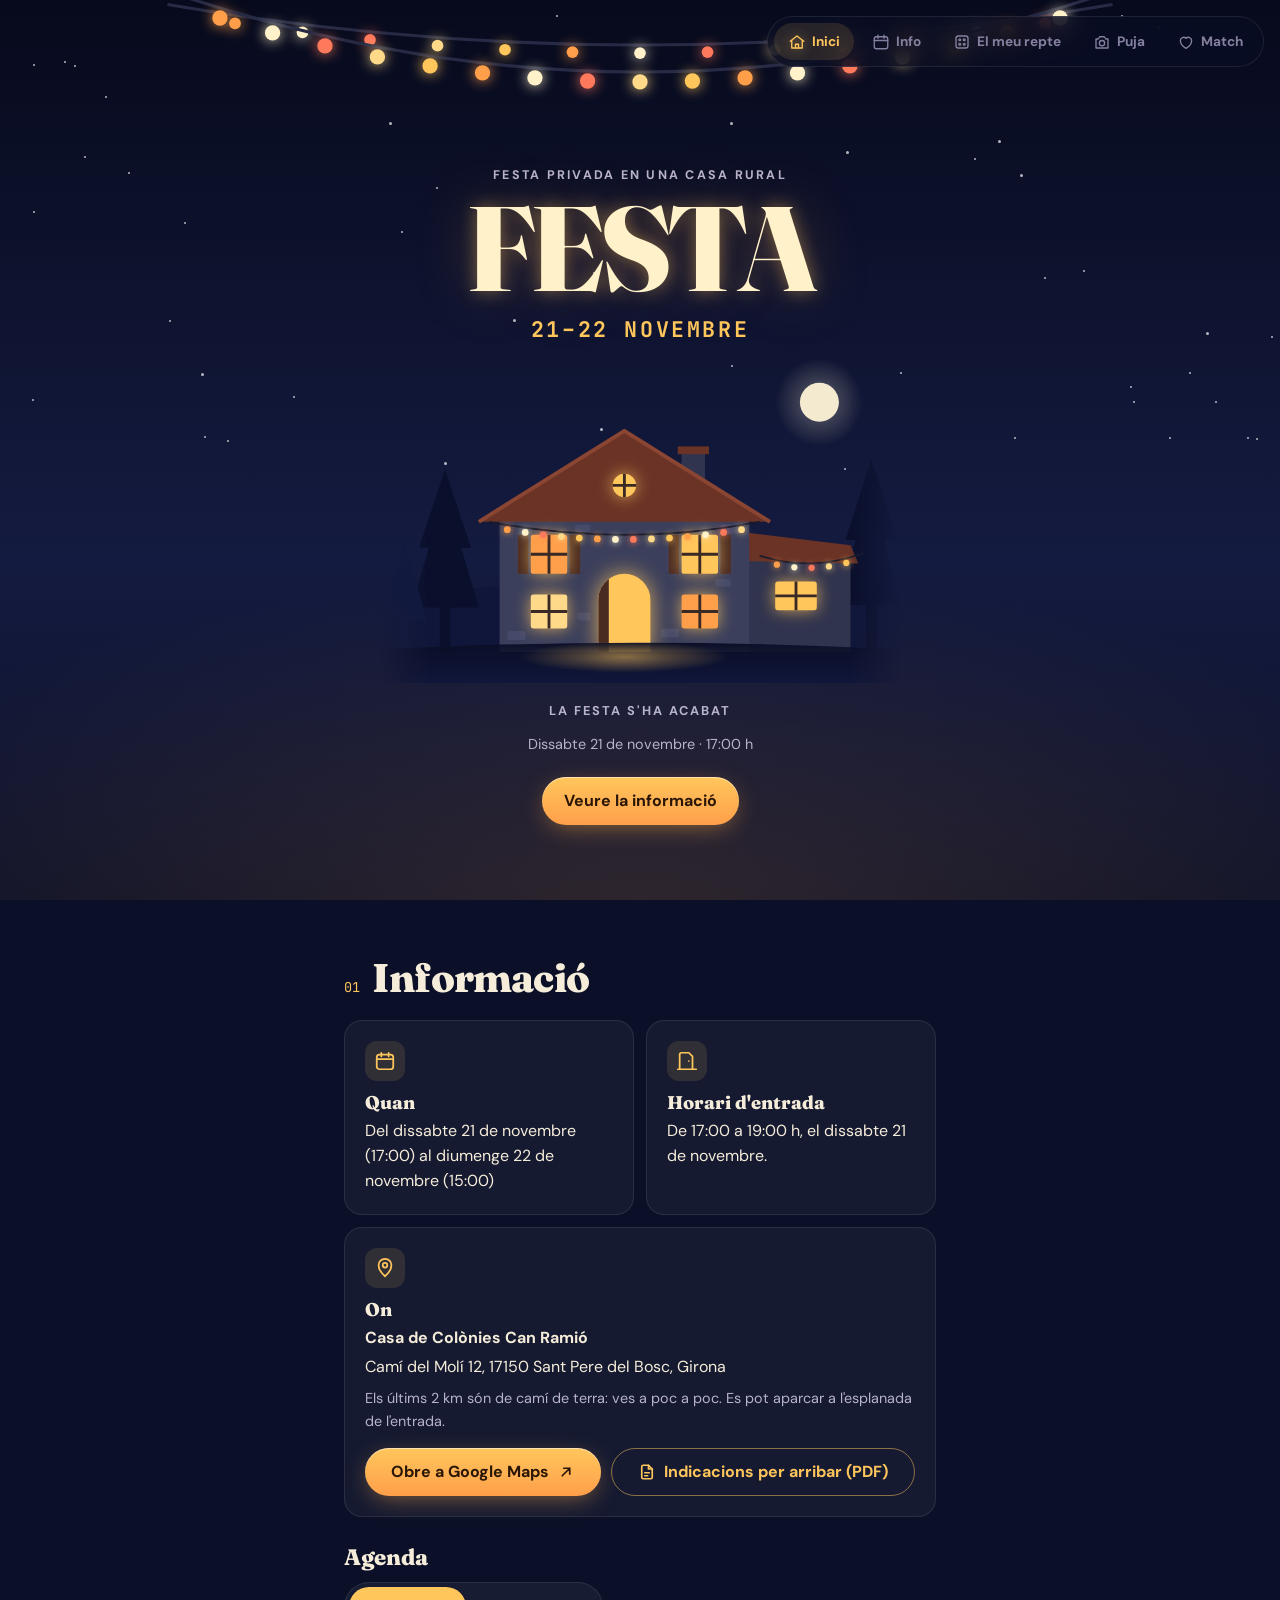
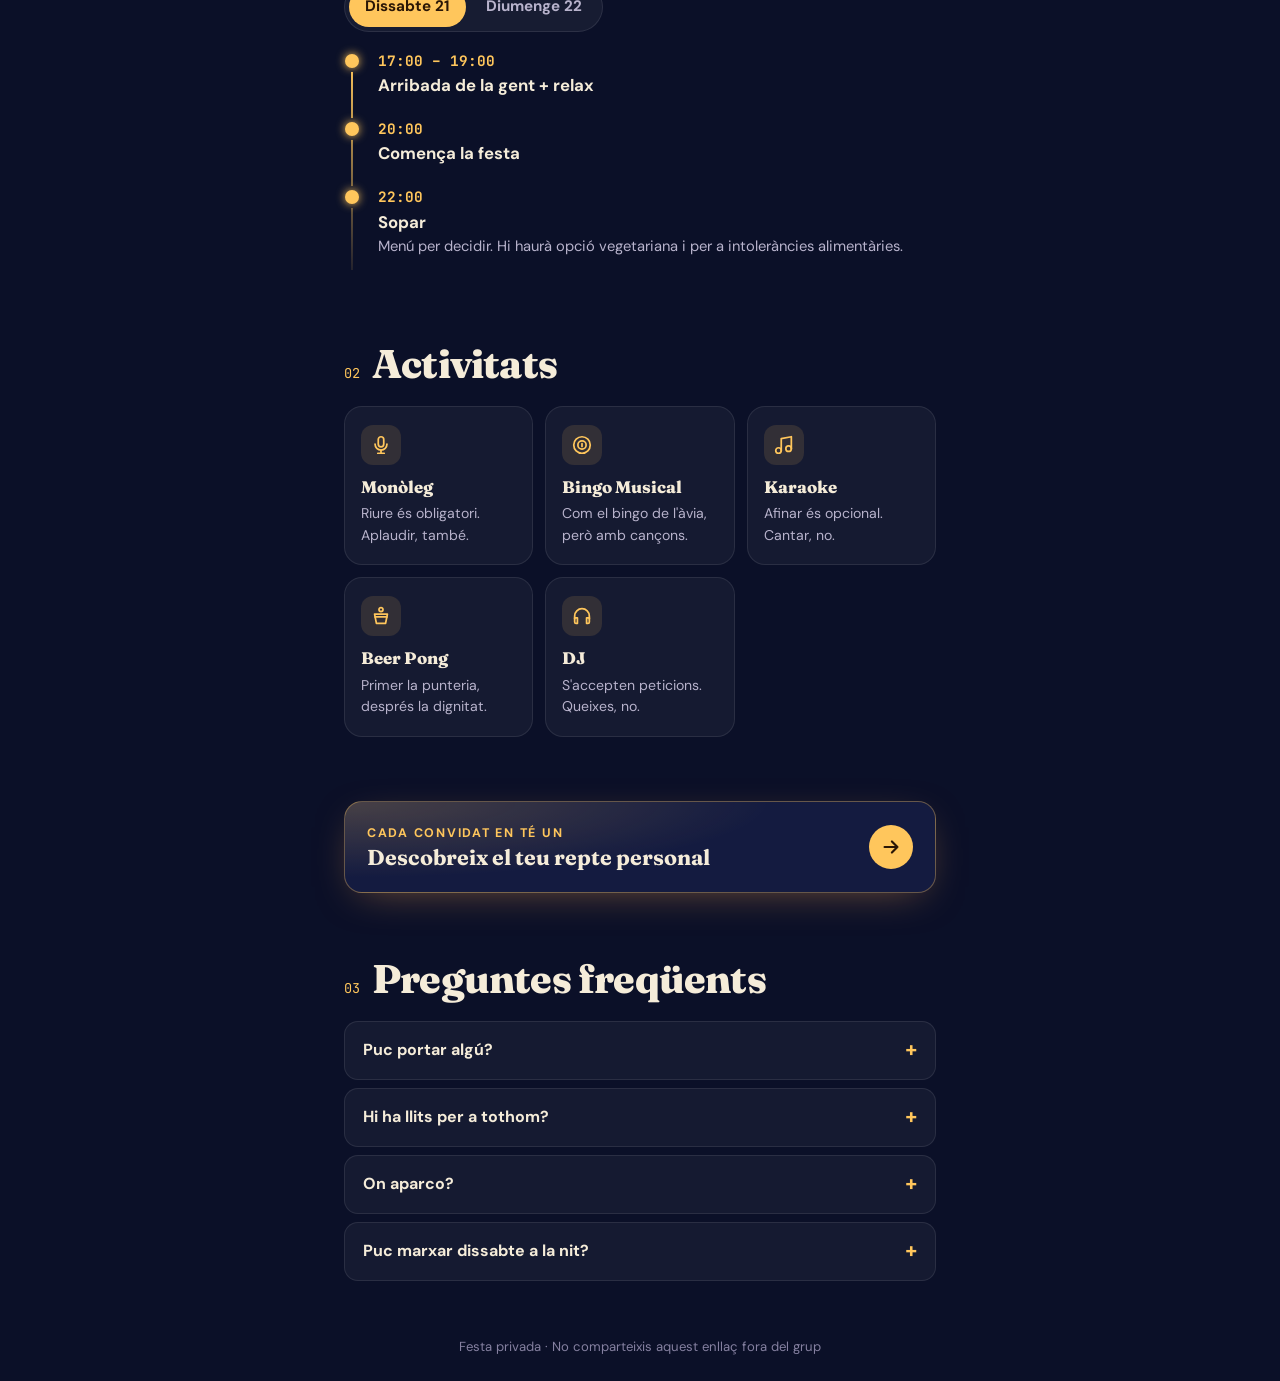
<file: index.html>
<!doctype html>
<html lang="ca">
<head>
  <meta charset="utf-8">
  <meta name="viewport" content="width=device-width, initial-scale=1, viewport-fit=cover">
  <title>FESTA · 21–22 novembre</title>
  <meta name="description" content="Tota la informació de la festa: horaris, ubicació, agenda i el teu repte personal.">
  <meta name="theme-color" content="#0b1028">
  <!-- Fiesta privada: pedimos a los buscadores que no la indexen -->
  <meta name="robots" content="noindex, nofollow">

  <!-- Vista previa al compartir el enlace por WhatsApp -->
  <meta property="og:title" content="FESTA · 21–22 novembre">
  <meta property="og:description" content="Horaris, ubicació, agenda i el teu repte personal.">
  <meta property="og:type" content="website">

  <link rel="icon" href="assets/favicon.svg" type="image/svg+xml">

  <link rel="preconnect" href="https://fonts.googleapis.com">
  <link rel="preconnect" href="https://fonts.gstatic.com" crossorigin>
  <link rel="stylesheet" href="https://fonts.googleapis.com/css2?family=Fraunces:opsz,wght@9..144,600;9..144,800&family=DM+Sans:wght@400;500;700&family=JetBrains+Mono:wght@500;700&display=swap">
  <link rel="stylesheet" href="css/styles.css">

  <!-- Marca que JS está activo: el CSS solo oculta cosas para animarlas si esto existe -->
  <script>document.documentElement.classList.add('js');</script>

  <!-- defer: se descargan en paralelo y se ejecutan EN ORDEN cuando el HTML ya está listo -->
  <script src="data.js" defer></script>
  <script src="js/comun.js" defer></script>
  <script src="js/info.js" defer></script>
</head>
<body>

<a class="saltar" href="#info">Salta a la informació</a>

<main>

  <!-- =================================================== PORTADA -->
  <section id="inicio" class="portada" aria-labelledby="titulo">
    <div class="cielo" aria-hidden="true">
      <div class="estrellas" id="estrellas"></div>
    </div>

    <svg class="guirnalda-top" id="guirnaldaTop" viewBox="0 0 400 70" aria-hidden="true"></svg>

    <div class="portada__texto">
      <p class="portada__etiqueta" data-campo="etiqueta">Festa privada en una casa rural</p>
      <h1 class="portada__titulo" id="titulo" data-campo="nombre" data-nombre>FESTA</h1>
      <p class="portada__sub" data-campo="subtitulo">21–22 NOVEMBRE</p>
    </div>

    <!-- Ilustración de la casa. Las clases (.muro, .ventana...) dan el color desde el CSS -->
    <svg class="casa" viewBox="0 0 400 250" role="img" aria-label="Casa rural de nit amb llums de festa">
      <defs>
        <radialGradient id="luzSuelo" cx="50%" cy="50%" r="50%">
          <stop offset="0" stop-color="#ffc65c" stop-opacity=".45"/>
          <stop offset="1" stop-color="#ffc65c" stop-opacity="0"/>
        </radialGradient>
        <linearGradient id="degradadoSuelo" x1="0" y1="0" x2="0" y2="1">
          <stop offset="0" stop-color="#0a0e26"/>
          <stop offset="1" stop-color="#0a0e26" stop-opacity="0"/>
        </linearGradient>
        <radialGradient id="halo" cx="50%" cy="50%" r="50%">
          <stop offset=".35" stop-color="#fff6d6" stop-opacity=".22"/>
          <stop offset="1" stop-color="#fff6d6" stop-opacity="0"/>
        </radialGradient>
      </defs>

      <!-- luna -->
      <circle cx="338" cy="34" r="34" fill="url(#halo)"/>
      <circle class="luna" cx="338" cy="34" r="15"/>

      <!-- colinas -->
      <path class="colina-lejos" d="M0 196 Q 90 160 190 186 T 400 172 V250 H0 Z"/>

      <!-- árboles -->
      <g class="arbol">
        <rect x="46" y="186" width="8" height="40"/>
        <polygon points="50,104 24,192 76,192"/>
        <polygon points="50,86 30,146 70,146"/>
      </g>
      <g class="arbol arbol--lejos">
        <rect x="16" y="196" width="6" height="30"/>
        <polygon points="19,140 2,202 36,202"/>
      </g>
      <g class="arbol">
        <rect x="374" y="182" width="8" height="44"/>
        <polygon points="378,96 352,190 400,190"/>
        <polygon points="378,78 358,140 398,140"/>
      </g>

      <!-- humo de la chimenea -->
      <g class="humo">
        <circle cx="241" cy="60" r="6"/>
        <circle cx="241" cy="60" r="6"/>
        <circle cx="241" cy="60" r="6"/>
      </g>

      <!-- anexo (cuadra/porche) -->
      <rect class="muro muro--2" x="278" y="150" width="84" height="76"/>
      <polygon class="tejado" points="272,156 280,134 362,144 368,158"/>
      <rect class="ventana" x="304" y="172" width="32" height="22" rx="2"/>
      <path class="marco" d="M320 172 V194 M304 183 H336"/>

      <!-- chimenea -->
      <rect class="muro muro--2" x="232" y="72" width="18" height="40"/>
      <rect class="tejado" x="229" y="68" width="24" height="6"/>

      <!-- casa principal -->
      <rect class="muro" x="92" y="118" width="192" height="108"/>
      <g class="piedras">
        <rect x="98" y="210" width="14" height="7" rx="2"/>
        <rect x="262" y="128" width="16" height="7" rx="2"/>
        <rect x="150" y="128" width="12" height="6" rx="2"/>
        <rect x="216" y="208" width="14" height="7" rx="2"/>
        <rect x="152" y="196" width="10" height="6" rx="2"/>
        <rect x="258" y="170" width="12" height="6" rx="2"/>
      </g>
      <polygon class="tejado" points="76,126 188,56 300,126"/>
      <path class="tejado-borde" d="M76 126 L188 56 L300 126"/>

      <!-- ventanas (brillan) -->
      <circle class="ventana" cx="188" cy="98" r="9"/>
      <path class="marco" d="M188 89 V107 M179 98 H197"/>

      <rect class="contraventana" x="106" y="136" width="8" height="30"/>
      <rect class="contraventana" x="146" y="136" width="8" height="30"/>
      <rect class="ventana ventana--b" x="116" y="136" width="28" height="30" rx="2"/>
      <path class="marco" d="M130 136 V166 M116 151 H144"/>

      <rect class="contraventana" x="222" y="136" width="8" height="30"/>
      <rect class="contraventana" x="262" y="136" width="8" height="30"/>
      <rect class="ventana" x="232" y="136" width="28" height="30" rx="2"/>
      <path class="marco" d="M246 136 V166 M232 151 H260"/>

      <rect class="ventana ventana--c" x="116" y="182" width="28" height="26" rx="2"/>
      <path class="marco" d="M130 182 V208 M116 195 H144"/>
      <rect class="ventana ventana--b" x="232" y="182" width="28" height="26" rx="2"/>
      <path class="marco" d="M246 182 V208 M232 195 H260"/>

      <!-- puerta abierta con luz -->
      <path class="puerta" d="M168 226 V186 A20 20 0 0 1 208 186 V226 Z"/>
      <path class="puerta-hoja" d="M168 226 V186 A20 20 0 0 1 176 170 V226 Z"/>

      <!-- suelo y luz que sale de la puerta -->
      <path fill="url(#degradadoSuelo)" d="M0 224 Q 200 214 400 224 V250 H0 Z"/>
      <ellipse cx="188" cy="230" rx="80" ry="12" fill="url(#luzSuelo)"/>

      <!-- guirnaldas de la casa: las dibuja main.js -->
      <g id="guirnaldaCasa"></g>
    </svg>

    <div class="cuenta" id="cuenta">
      <p class="cuenta__titulo" id="cuentaTitulo">Falten</p>
      <div class="cuenta__cajas" id="cuentaCajas">
        <div class="caja"><span class="caja__num" data-u="d">--</span><span class="caja__lbl">dies</span></div>
        <div class="caja"><span class="caja__num" data-u="h">--</span><span class="caja__lbl">hores</span></div>
        <div class="caja"><span class="caja__num" data-u="m">--</span><span class="caja__lbl">min</span></div>
        <div class="caja"><span class="caja__num" data-u="s">--</span><span class="caja__lbl">seg</span></div>
      </div>
      <p class="cuenta__fecha" id="cuentaFecha"></p>
    </div>

    <a class="btn btn--luz portada__cta" href="#info">Veure la informació</a>
  </section>


  <!-- =================================================== INFORMACIÓN -->
  <section id="info" class="seccion" aria-labelledby="h-info">
    <header class="seccion__cab revelar">
      <p class="seccion__num">01</p>
      <h2 id="h-info">Informació</h2>
    </header>

    <div class="tarjetas">
      <article class="tarjeta revelar">
        <div class="tarjeta__icono" aria-hidden="true">
          <svg viewBox="0 0 24 24"><rect x="3" y="5" width="18" height="16" rx="3"/><path d="M3 10h18M8 3v4M16 3v4"/></svg>
        </div>
        <h3>Quan</h3>
        <p id="infoCuando"></p>
      </article>

      <article class="tarjeta revelar">
        <div class="tarjeta__icono" aria-hidden="true">
          <svg viewBox="0 0 24 24"><path d="M4 21V5a2 2 0 0 1 2-2h8l4 4v14"/><path d="M2 21h20M14 12h.01"/></svg>
        </div>
        <h3>Horari d'entrada</h3>
        <p id="infoEntrada"></p>
        <p class="tarjeta__nota" id="infoEntradaNota"></p>
      </article>

      <article class="tarjeta tarjeta--ancha revelar">
        <div class="tarjeta__icono" aria-hidden="true">
          <svg viewBox="0 0 24 24"><path d="M12 21s-7-6.2-7-12a7 7 0 0 1 14 0c0 5.8-7 12-7 12z"/><circle cx="12" cy="9" r="2.5"/></svg>
        </div>
        <h3>On</h3>
        <p class="lugar__nombre" id="lugarNombre"></p>
        <p id="lugarDireccion"></p>
        <p class="tarjeta__nota" id="lugarIndicaciones"></p>
        <!-- Los dos botones van juntos: apilados en móvil, en fila en pantallas anchas -->
        <div class="tarjeta__botones">
          <a class="btn btn--luz" id="lugarMaps" href="#" target="_blank" rel="noopener">
            Obre a Google Maps
            <svg viewBox="0 0 24 24" aria-hidden="true"><path d="M7 17 17 7M9 7h8v8"/></svg>
          </a>
          <!-- href desde FIESTA.lugar.pdf; si está vacío, info.js oculta el botón -->
          <a class="btn btn--secundario" id="lugarPdf" href="#" target="_blank" rel="noopener" hidden>
            <svg viewBox="0 0 24 24" aria-hidden="true"><path d="M14 3H7a2 2 0 0 0-2 2v14a2 2 0 0 0 2 2h10a2 2 0 0 0 2-2V8z"/><path d="M14 3v5h5M9 13h6M9 17h4"/></svg>
            Indicacions per arribar (PDF)
          </a>
        </div>
      </article>

      <!-- "Què cal portar": oculto mientras FIESTA.mostrarLlevar sea false -->
      <article class="tarjeta tarjeta--ancha revelar" id="tarjetaLlevar">
        <div class="tarjeta__icono" aria-hidden="true">
          <svg viewBox="0 0 24 24"><path d="M6 8h12l-1 13H7L6 8z"/><path d="M9 8V6a3 3 0 0 1 6 0v2"/></svg>
        </div>
        <h3>Què cal portar</h3>
        <ul class="lista-llevar" id="listaLlevar"></ul>
      </article>
    </div>

    <div class="agenda revelar">
      <h3 class="agenda__titulo">Agenda</h3>
      <div class="agenda__tabs" role="tablist" aria-label="Dies" id="agendaTabs"></div>
      <ol class="agenda__lista" id="agendaPanel" role="tabpanel"></ol>
    </div>
  </section>


  <!-- =================================================== ACTIVIDADES
       Sin horas (las horas están en la agenda). Las tarjetas las pinta info.js
       a partir de FIESTA.actividades. -->
  <section id="activitats" class="seccion" aria-labelledby="h-activitats">
    <header class="seccion__cab revelar">
      <p class="seccion__num">02</p>
      <h2 id="h-activitats">Activitats</h2>
    </header>
    <ul class="actividades revelar" id="listaActividades"></ul>
  </section>


  <!-- =================================================== ENLACE AL RETO -->
  <section class="seccion" aria-label="El teu repte">
    <a class="banner-reto revelar" href="reto.html">
      <span class="banner-reto__texto">
        <span class="banner-reto__kicker">Cada convidat en té un</span>
        <strong>Descobreix el teu repte personal</strong>
      </span>
      <svg viewBox="0 0 24 24" aria-hidden="true"><path d="M5 12h14M13 6l6 6-6 6"/></svg>
    </a>
  </section>


  <!-- =================================================== FAQ -->
  <section id="faq" class="seccion" aria-labelledby="h-faq">
    <header class="seccion__cab revelar">
      <p class="seccion__num">03</p>
      <h2 id="h-faq">Preguntes freqüents</h2>
    </header>
    <!-- <details>/<summary>: acordeón nativo del navegador, accesible y sin JS -->
    <div class="faq revelar" id="faqLista"></div>
  </section>

</main>

<footer class="pie">
  <p>Festa privada · No comparteixis aquest enllaç fora del grup</p>
</footer>


<!-- =================================================== MENÚ
     El mismo menú está en index.html, reto.html y match.html (copiado: es HTML estático).
     Si lo cambias aquí, cámbialo también en las otras páginas.
     - Enlaces de ESTA página: href="#seccion"  (solo hace scroll)
     - Enlaces de la otra:     href="reto.html#seccion"  (cambia de página)
     data-seccion = id de la sección que resalta el enlace al hacer scroll. -->
<nav class="nav" aria-label="Menú">
  <a class="nav__item" href="#inicio" data-seccion="inicio">
    <svg viewBox="0 0 24 24" aria-hidden="true"><path d="M3 11 12 4l9 7"/><path d="M5 10v10h14V10"/><path d="M10 20v-5h4v5"/></svg>
    <span>Inici</span>
  </a>
  <a class="nav__item" href="#info" data-seccion="info">
    <svg viewBox="0 0 24 24" aria-hidden="true"><rect x="3" y="5" width="18" height="16" rx="3"/><path d="M3 10h18M8 3v4M16 3v4"/></svg>
    <span>Info</span>
  </a>
  <a class="nav__item" href="reto.html" data-seccion="reto">
    <svg viewBox="0 0 24 24" aria-hidden="true"><rect x="4" y="4" width="16" height="16" rx="3"/><circle cx="9" cy="9" r="1.2"/><circle cx="15" cy="15" r="1.2"/><circle cx="15" cy="9" r="1.2"/><circle cx="9" cy="15" r="1.2"/></svg>
    <span>El meu repte</span>
  </a>
  <a class="nav__item" href="reto.html#subir" data-seccion="subir">
    <svg viewBox="0 0 24 24" aria-hidden="true"><path d="M4 8h3l2-3h6l2 3h3v12H4z"/><circle cx="12" cy="13.5" r="3.5"/></svg>
    <span>Puja</span>
  </a>
  <a class="nav__item nav__item--match" href="match.html" data-seccion="match">
    <!-- Dos iconos: comun.js pone .nav__item--abierto cuando el Match se abre (antes: Sorpresa) -->
    <svg class="nav__icono-sorpresa" viewBox="0 0 24 24" aria-hidden="true"><circle cx="12" cy="12" r="9"/><path d="M9.6 9.4a2.5 2.5 0 1 1 3.4 2.4c-.6.3-1 .8-1 1.5v.6M12 16.8h.01"/></svg>
    <svg class="nav__icono-match" viewBox="0 0 24 24" aria-hidden="true"><path d="M12 20.5s-7.5-4.6-7.5-10.6A4.3 4.3 0 0 1 12 7.2a4.3 4.3 0 0 1 7.5 2.7c0 6-7.5 10.6-7.5 10.6z"/></svg>
    <span class="nav__texto">Sorpresa</span>
  </a>
</nav>

</body>
</html>
</file>
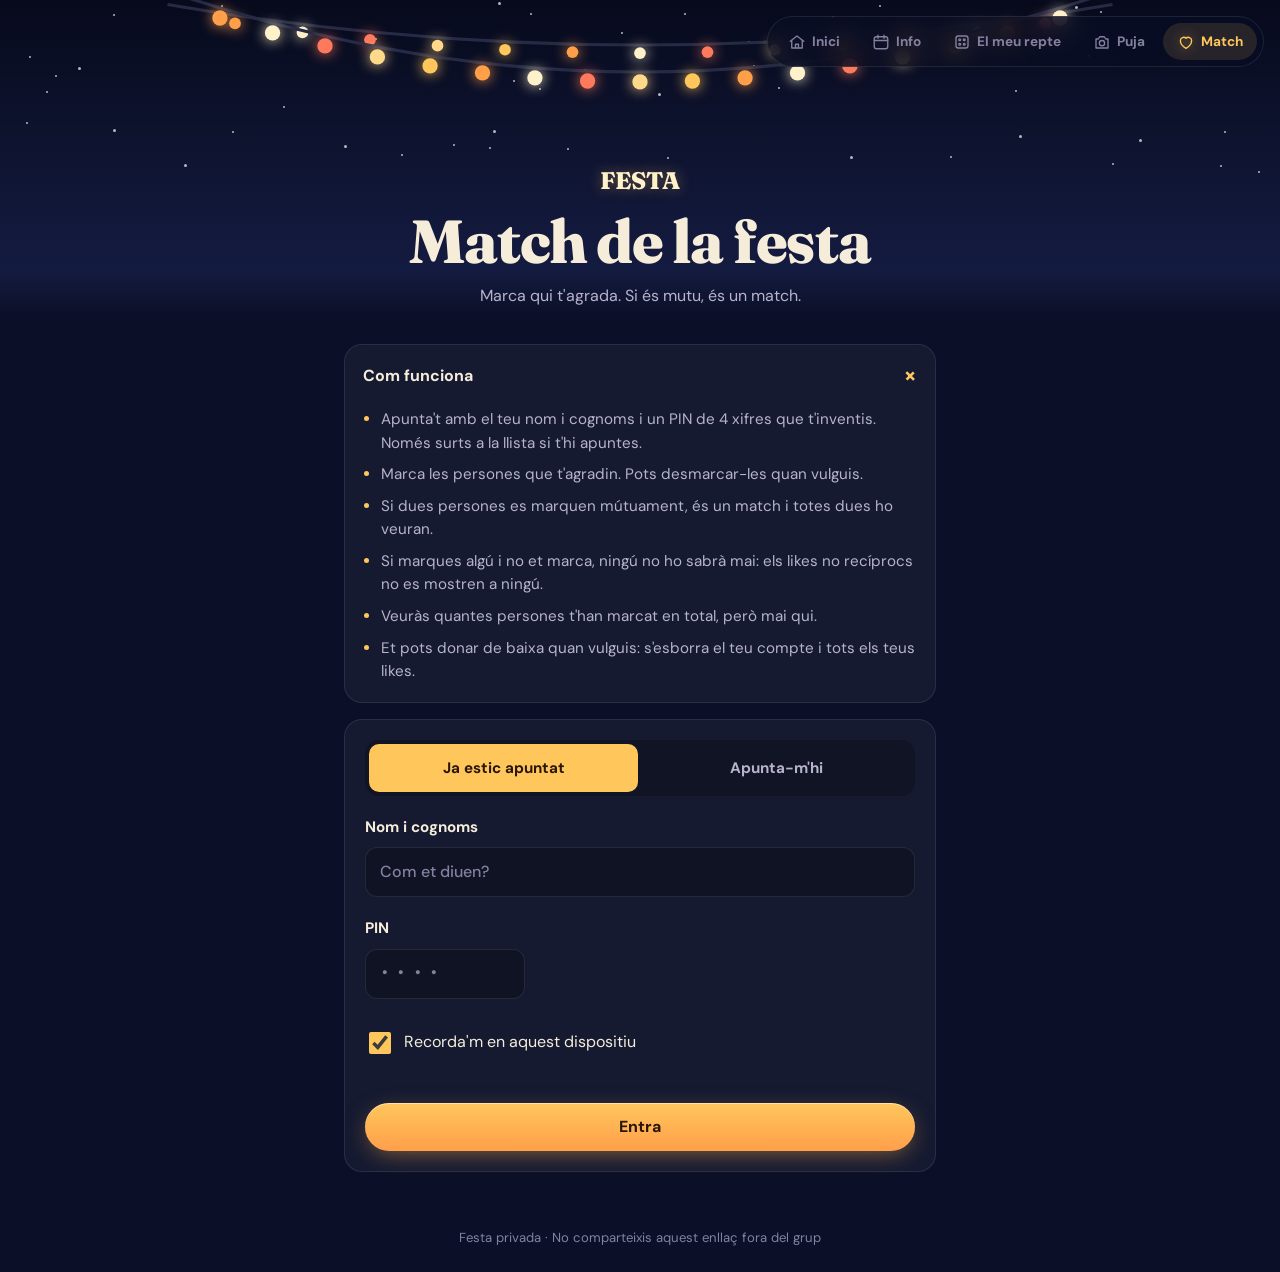
<file: match.html>
<!doctype html>
<html lang="ca">
<head>
  <meta charset="utf-8">
  <meta name="viewport" content="width=device-width, initial-scale=1, viewport-fit=cover">
  <!-- Títulos genéricos: hasta la apertura es una sorpresa (match.js los cambia al abrir).
       Ojo: quien lea el código fuente sí puede saber qué es; lo que de verdad
       impide usarlo antes de hora es el servidor. -->
  <title>Sorpresa · FESTA 21–22 novembre</title>
  <meta name="description" content="Una sorpresa per a la festa.">
  <meta name="theme-color" content="#0b1028">
  <meta name="robots" content="noindex, nofollow">

  <meta property="og:title" content="Sorpresa · FESTA 21–22 novembre">
  <meta property="og:description" content="Una sorpresa per a la festa.">
  <meta property="og:type" content="website">

  <link rel="icon" href="assets/favicon.svg" type="image/svg+xml">

  <link rel="preconnect" href="https://fonts.googleapis.com">
  <link rel="preconnect" href="https://fonts.gstatic.com" crossorigin>
  <link rel="stylesheet" href="https://fonts.googleapis.com/css2?family=Fraunces:opsz,wght@9..144,600;9..144,800&family=DM+Sans:wght@400;500;700&family=JetBrains+Mono:wght@500;700&display=swap">
  <link rel="stylesheet" href="css/styles.css">

  <script>document.documentElement.classList.add('js');</script>

  <!-- Orden: datos → almacenamiento → común → demo (solo se usa en pruebas) → match -->
  <script src="data.js" defer></script>
  <script src="js/storage.js" defer></script>
  <script src="js/comun.js" defer></script>
  <script src="js/match-demo.js" defer></script>
  <script src="js/match.js" defer></script>
</head>
<body>

<a class="saltar" href="#match">Salta al contingut</a>

<!-- =================================================== CABECERA -->
<header class="cabecera">
  <div class="cielo" aria-hidden="true"><div class="estrellas" id="estrellas"></div></div>
  <svg class="guirnalda-top" id="guirnaldaTop" viewBox="0 0 400 70" aria-hidden="true"></svg>

  <a class="cabecera__marca" href="index.html" data-campo="nombre" data-nombre>FESTA</a>
  <!-- Textos de FIESTA.match (sorpresa.* mientras está cerrado; titulo/subtitulo al abrir) -->
  <h1 class="cabecera__titulo" id="titulo">Sorpresa</h1>
  <p class="cabecera__texto" id="subtitulo"></p>
</header>

<main>
  <section id="match" class="seccion seccion--match" aria-labelledby="h-match">
    <h2 class="sr-only" id="h-match">Sorpresa</h2>

    <!-- ============ Cerrado: sorpresa con cuenta atrás ============ -->
    <div class="sorpresa" id="vistaSorpresa" hidden>
      <div class="sorpresa__icono" aria-hidden="true">
        <svg class="sorpresa__interrogante" viewBox="0 0 24 24"><circle cx="12" cy="12" r="9"/><path d="M9.6 9.4a2.5 2.5 0 1 1 3.4 2.4c-.6.3-1 .8-1 1.5v.6M12 16.8h.01"/></svg>
        <svg class="sorpresa__despues sorpresa__cor" viewBox="0 0 24 24"><path d="M12 20.5s-7.5-4.6-7.5-10.6A4.3 4.3 0 0 1 12 7.2a4.3 4.3 0 0 1 7.5 2.7c0 6-7.5 10.6-7.5 10.6z"/></svg>
      </div>
      <p class="sorpresa__mensaje" id="sorpresaMensaje"></p>
      <div class="cuenta sorpresa__cuenta" id="sorpresaCuenta">
        <p class="cuenta__titulo">S'obre d'aquí a</p>
        <div class="cuenta__cajas">
          <div class="caja"><span class="caja__num" data-u="d">--</span><span class="caja__lbl">dies</span></div>
          <div class="caja"><span class="caja__num" data-u="h">--</span><span class="caja__lbl">hores</span></div>
          <div class="caja"><span class="caja__num" data-u="m">--</span><span class="caja__lbl">min</span></div>
          <div class="caja"><span class="caja__num" data-u="s">--</span><span class="caja__lbl">seg</span></div>
        </div>
        <p class="cuenta__fecha" id="sorpresaFecha"></p>
      </div>
      <p class="sorpresa__espera" id="sorpresaEspera" role="status" hidden></p>
    </div>

    <p class="aviso aviso--demo" id="avisoDemo" hidden>
      <strong>Mode de prova:</strong> dades simulades en aquest navegador, no s'envia res.
    </p>
    <p class="aviso aviso--error" id="avisoConfig" hidden>
      El Match encara no està configurat. Torna-ho a provar més tard.
    </p>

    <!-- Cómo funciona: los párrafos salen de FIESTA.match.explicacion -->
    <details class="como tarjeta" id="como" open hidden>
      <summary>Com funciona</summary>
      <ul class="como__lista" id="comoLista"></ul>
    </details>

    <!-- ============ Sin sesión: entrar o registrarse ============ -->
    <div class="acceso tarjeta" id="vistaAcceso" hidden>
      <div class="pestanas" role="tablist" aria-label="Accés">
        <button class="pestanas__btn" type="button" role="tab" id="tabEntrar"
                aria-selected="true" aria-controls="formAcceso">Ja estic apuntat</button>
        <button class="pestanas__btn" type="button" role="tab" id="tabRegistro"
                aria-selected="false" aria-controls="formAcceso" tabindex="-1">Apunta-m'hi</button>
      </div>

      <form class="form" id="formAcceso" role="tabpanel" novalidate>
        <div class="campo">
          <label class="campo__label" for="campoNombre">Nom i cognoms</label>
          <input class="campo__input" id="campoNombre" type="text" autocomplete="name"
                 maxlength="40" placeholder="Com et diuen?" required>
          <p class="campo__ayuda" id="ayudaNombre" hidden>Posa el nom amb què et coneix la gent: és el que veuran els altres.</p>
        </div>

        <div class="campo">
          <label class="campo__label" for="campoPin" id="lblPin">PIN</label>
          <!-- type=password + inputmode=numeric: puntos en pantalla y teclado numérico en el móvil -->
          <input class="campo__input campo__input--pin" id="campoPin" type="password" inputmode="numeric"
                 pattern="[0-9]*" maxlength="4" autocomplete="current-password" placeholder="••••" required>
        </div>

        <div class="campo" id="campoPin2Caja" hidden>
          <label class="campo__label" for="campoPin2">Repeteix el PIN</label>
          <input class="campo__input campo__input--pin" id="campoPin2" type="password" inputmode="numeric"
                 pattern="[0-9]*" maxlength="4" autocomplete="new-password" placeholder="••••">
          <p class="campo__ayuda">Inventa't 4 xifres i recorda-les: les necessitaràs per tornar a entrar.</p>
        </div>

        <label class="check">
          <input type="checkbox" id="campoRecordar" checked>
          <span>Recorda'm en aquest dispositiu</span>
        </label>

        <button class="btn btn--luz form__enviar" type="submit" id="btnAcceso">Entra</button>
        <p class="mensaje mensaje--error" id="errorAcceso" role="alert" hidden></p>
        <p class="mensaje mensaje--ok" id="okAcceso" role="status" hidden></p>
      </form>
    </div>

    <!-- ============ Con sesión ============ -->
    <div class="dentro" id="vistaDentro" hidden>
      <div class="hola">
        <p class="hola__texto">Hola, <strong id="miNombre"></strong></p>
        <button class="btn-enlace" type="button" id="btnSalir">Surt</button>
      </div>

      <!-- Likes recibidos: solo el número total (textos en FIESTA.match.recibidos).
           Se pinta al entrar o recargar, no con la consulta periódica. -->
      <div class="tarjeta recibidos" id="recibidos" hidden>
        <h3 id="recibidosTitulo">Likes rebuts</h3>
        <p class="recibidos__valor" id="recibidosValor"></p>
        <p class="recibidos__nota" id="recibidosNota"></p>
      </div>

      <!-- Mis matches (solo recíprocos) -->
      <div class="tarjeta mis-matches">
        <h3>Els teus matches</h3>
        <p class="mis-matches__nota" id="notaMatches"></p>
        <ul class="mis-matches__lista" id="listaMatches"></ul>
      </div>

      <!-- Participantes -->
      <div class="participantes">
        <div class="participantes__cab">
          <h3>Qui s'hi ha apuntat</h3>
          <p class="participantes__cuenta" id="cuenta"></p>
        </div>
        <label class="sr-only" for="buscar">Busca un nom</label>
        <input class="campo__input" id="buscar" type="search" placeholder="Busca un nom…" autocomplete="off">
        <ul class="personas" id="listaPersonas" aria-live="off"></ul>
        <p class="participantes__vacio" id="sinPersonas" hidden></p>
        <p class="mensaje mensaje--error" id="errorDentro" role="alert" hidden></p>
      </div>

      <button class="btn btn--peligro baja" type="button" id="btnBaja">Dona'm de baixa</button>
    </div>

    <p class="cargando" id="cargando" hidden>Carregant…</p>

    <p class="aviso aviso--error" id="avisoAlmacen" hidden>
      El teu navegador no deixa desar dades (mode incògnit?). Hauràs d'entrar amb el PIN cada vegada.
    </p>
  </section>
</main>

<footer class="pie">
  <p>Festa privada · No comparteixis aquest enllaç fora del grup</p>
</footer>

<!-- Confirmación de baja (mismo patrón que reto.html) -->
<dialog class="dialogo" id="dialogoBaja" aria-labelledby="bajaTitulo" aria-describedby="bajaTexto">
  <form method="dialog">
    <p class="dialogo__titulo" id="bajaTitulo">Segur?</p>
    <p class="dialogo__texto" id="bajaTexto">S'esborraran el teu compte i tots els teus likes. No es pot desfer.</p>
    <div class="dialogo__botones">
      <button class="btn btn--secundario" value="no">Cancel·la</button>
      <button class="btn btn--peligro" value="si">Sí, esborra-ho</button>
    </div>
  </form>
</dialog>

<!-- Animación de match a pantalla completa -->
<div class="pantalla-match" id="pantallaMatch" role="dialog" aria-modal="true" aria-labelledby="pmTitulo" hidden>
  <div class="pantalla-match__caja">
    <div class="pantalla-match__cor" aria-hidden="true">
      <svg viewBox="0 0 24 24"><path d="M12 20.5s-7.5-4.6-7.5-10.6A4.3 4.3 0 0 1 12 7.2a4.3 4.3 0 0 1 7.5 2.7c0 6-7.5 10.6-7.5 10.6z"/></svg>
    </div>
    <p class="pantalla-match__titulo" id="pmTitulo">És un <span class="junto">match! 🎉</span></p>
    <p class="pantalla-match__texto">Tu i <strong id="pmNombre"></strong> us heu marcat mútuament.</p>
    <button class="btn btn--luz" type="button" id="pmCerrar">Genial</button>
  </div>
</div>

<div class="confeti" id="confeti" aria-hidden="true"></div>


<!-- =================================================== MENÚ
     Mismo menú que en index.html y reto.html. Si lo cambias aquí, cámbialo también allí. -->
<nav class="nav" aria-label="Menú">
  <a class="nav__item" href="index.html" data-seccion="inicio">
    <svg viewBox="0 0 24 24" aria-hidden="true"><path d="M3 11 12 4l9 7"/><path d="M5 10v10h14V10"/><path d="M10 20v-5h4v5"/></svg>
    <span>Inici</span>
  </a>
  <a class="nav__item" href="index.html#info" data-seccion="info">
    <svg viewBox="0 0 24 24" aria-hidden="true"><rect x="3" y="5" width="18" height="16" rx="3"/><path d="M3 10h18M8 3v4M16 3v4"/></svg>
    <span>Info</span>
  </a>
  <a class="nav__item" href="reto.html" data-seccion="reto">
    <svg viewBox="0 0 24 24" aria-hidden="true"><rect x="4" y="4" width="16" height="16" rx="3"/><circle cx="9" cy="9" r="1.2"/><circle cx="15" cy="15" r="1.2"/><circle cx="15" cy="9" r="1.2"/><circle cx="9" cy="15" r="1.2"/></svg>
    <span>El meu repte</span>
  </a>
  <a class="nav__item" href="reto.html#subir" data-seccion="subir">
    <svg viewBox="0 0 24 24" aria-hidden="true"><path d="M4 8h3l2-3h6l2 3h3v12H4z"/><circle cx="12" cy="13.5" r="3.5"/></svg>
    <span>Puja</span>
  </a>
  <a class="nav__item nav__item--match" href="#match" data-seccion="match">
    <!-- Dos iconos: comun.js pone .nav__item--abierto cuando el Match se abre (antes: Sorpresa) -->
    <svg class="nav__icono-sorpresa" viewBox="0 0 24 24" aria-hidden="true"><circle cx="12" cy="12" r="9"/><path d="M9.6 9.4a2.5 2.5 0 1 1 3.4 2.4c-.6.3-1 .8-1 1.5v.6M12 16.8h.01"/></svg>
    <svg class="nav__icono-match" viewBox="0 0 24 24" aria-hidden="true"><path d="M12 20.5s-7.5-4.6-7.5-10.6A4.3 4.3 0 0 1 12 7.2a4.3 4.3 0 0 1 7.5 2.7c0 6-7.5 10.6-7.5 10.6z"/></svg>
    <span class="nav__texto">Sorpresa</span>
  </a>
</nav>

</body>
</html>
</file>
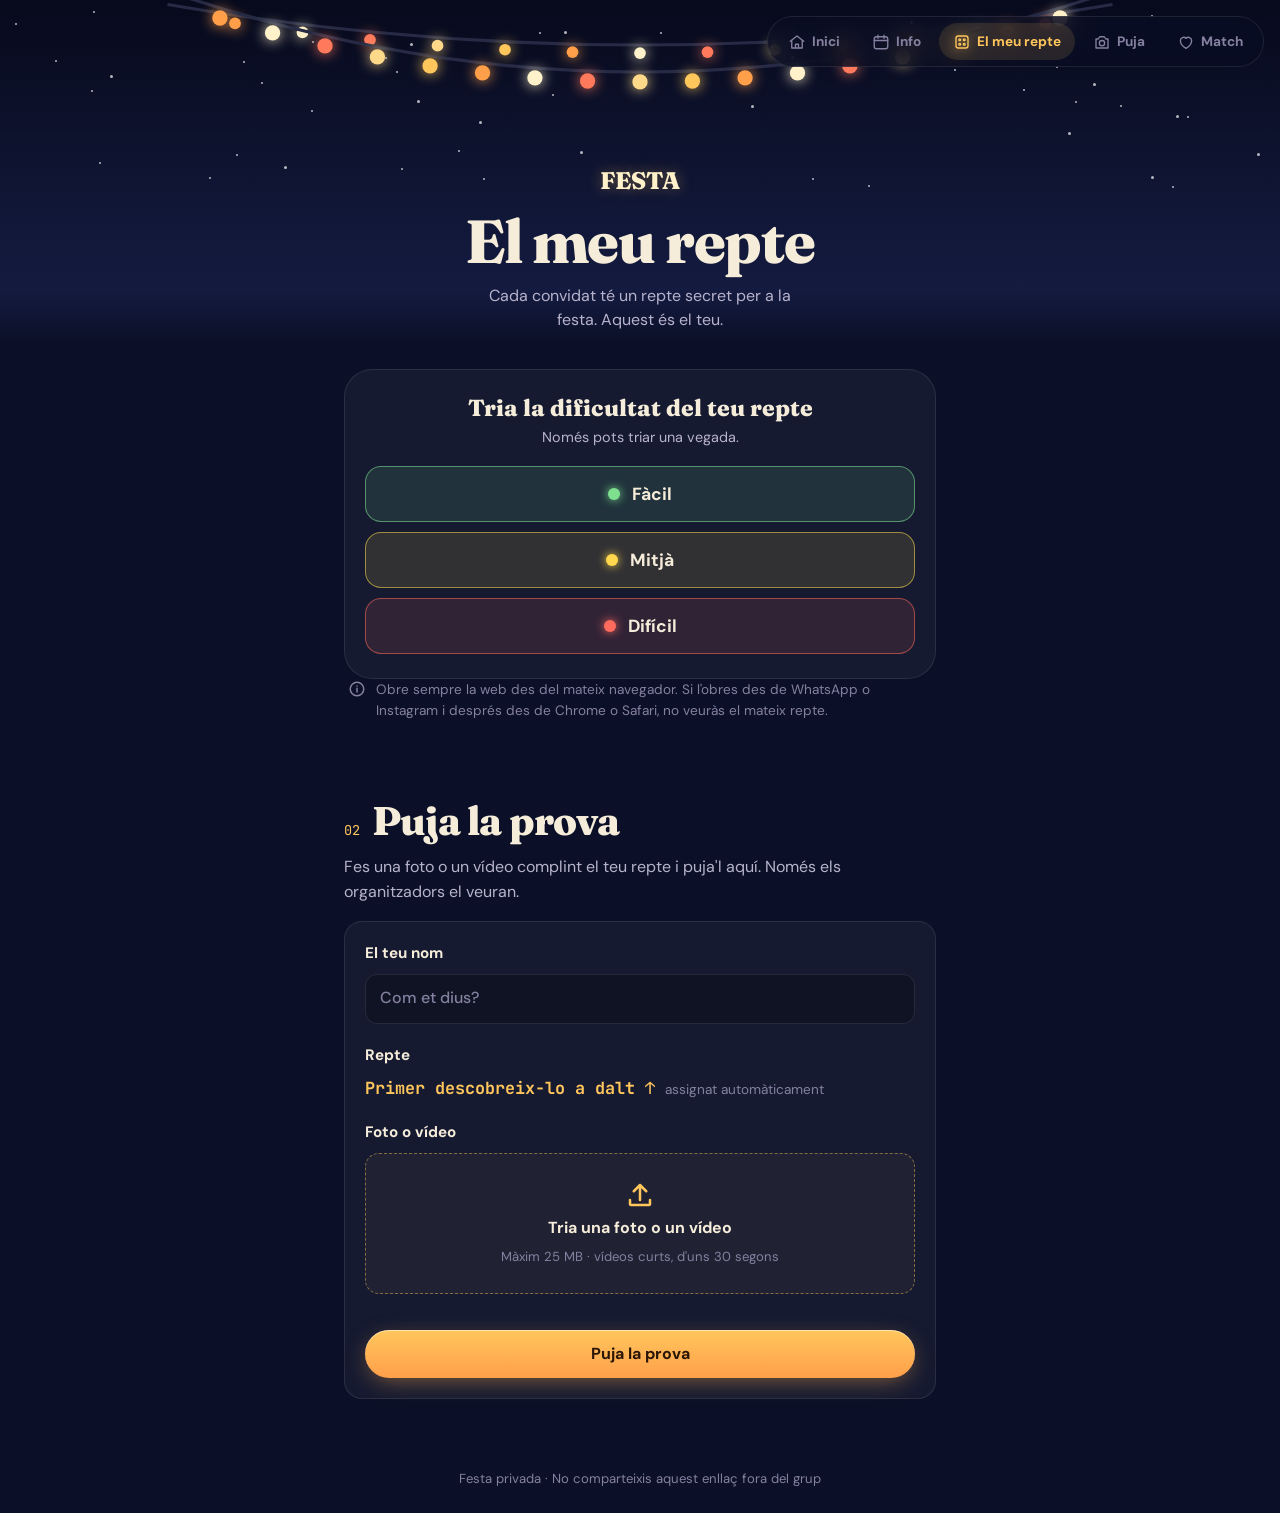
<file: reto.html>
<!doctype html>
<html lang="ca">
<head>
  <meta charset="utf-8">
  <meta name="viewport" content="width=device-width, initial-scale=1, viewport-fit=cover">
  <title>El meu repte · FESTA 21–22 novembre</title>
  <meta name="description" content="Descobreix el teu repte personal per a la festa i puja'n la prova.">
  <meta name="theme-color" content="#0b1028">
  <meta name="robots" content="noindex, nofollow">

  <meta property="og:title" content="El meu repte · FESTA 21–22 novembre">
  <meta property="og:description" content="Descobreix el teu repte personal per a la festa.">
  <meta property="og:type" content="website">

  <link rel="icon" href="assets/favicon.svg" type="image/svg+xml">

  <link rel="preconnect" href="https://fonts.googleapis.com">
  <link rel="preconnect" href="https://fonts.gstatic.com" crossorigin>
  <link rel="stylesheet" href="https://fonts.googleapis.com/css2?family=Fraunces:opsz,wght@9..144,600;9..144,800&family=DM+Sans:wght@400;500;700&family=JetBrains+Mono:wght@500;700&display=swap">
  <link rel="stylesheet" href="css/styles.css">

  <script>document.documentElement.classList.add('js');</script>

  <!-- Orden importante: datos → almacenamiento → común → reto → subida (usa el reto) -->
  <script src="data.js" defer></script>
  <script src="js/storage.js" defer></script>
  <script src="js/comun.js" defer></script>
  <script src="js/reto.js" defer></script>
  <script src="js/upload.js" defer></script>
</head>
<body>

<a class="saltar" href="#reto">Salta al teu repte</a>

<!-- =================================================== CABECERA -->
<header class="cabecera" id="cabecera">
  <div class="cielo" aria-hidden="true"><div class="estrellas" id="estrellas"></div></div>
  <svg class="guirnalda-top" id="guirnaldaTop" viewBox="0 0 400 70" aria-hidden="true"></svg>

  <a class="cabecera__marca" href="index.html" data-campo="nombre" data-nombre>FESTA</a>
  <h1 class="cabecera__titulo">El meu repte</h1>
  <p class="cabecera__texto">Cada convidat té un repte secret per a la festa. Aquest és el teu.</p>
</header>

<main>

  <!-- =================================================== MI RETO -->
  <section id="reto" class="seccion seccion--reto" aria-labelledby="h-reto">
    <h2 class="sr-only" id="h-reto">El teu repte personal</h2>

    <!-- Bloqueado hasta FIESTA.retosApertura: sorpresa con cuenta atrás (reto.js).
         Mismo estilo que la sorpresa del Match. -->
    <div class="sorpresa" id="bloqueoRetos" hidden>
      <div class="sorpresa__icono" aria-hidden="true">
        <svg class="sorpresa__interrogante" viewBox="0 0 24 24"><circle cx="12" cy="12" r="9"/><path d="M9.6 9.4a2.5 2.5 0 1 1 3.4 2.4c-.6.3-1 .8-1 1.5v.6M12 16.8h.01"/></svg>
        <svg class="sorpresa__despues sorpresa__dado" viewBox="0 0 24 24"><rect x="4" y="4" width="16" height="16" rx="3"/><circle cx="9" cy="9" r="1.2"/><circle cx="15" cy="15" r="1.2"/><circle cx="15" cy="9" r="1.2"/><circle cx="9" cy="15" r="1.2"/></svg>
      </div>
      <p class="sorpresa__mensaje" id="bloqueoMensaje"></p>
      <div class="cuenta sorpresa__cuenta" id="bloqueoCuenta">
        <p class="cuenta__titulo">Falten</p>
        <div class="cuenta__cajas">
          <div class="caja"><span class="caja__num" data-u="d">--</span><span class="caja__lbl">dies</span></div>
          <div class="caja"><span class="caja__num" data-u="h">--</span><span class="caja__lbl">hores</span></div>
          <div class="caja"><span class="caja__num" data-u="m">--</span><span class="caja__lbl">min</span></div>
          <div class="caja"><span class="caja__num" data-u="s">--</span><span class="caja__lbl">seg</span></div>
        </div>
        <p class="cuenta__fecha" id="bloqueoFecha"></p>
      </div>
      <!-- Ya es la hora pero los organizadores lo mantienen cerrado (Config!B2 = NO) -->
      <p class="sorpresa__espera" id="bloqueoEspera" role="status" hidden></p>
    </div>
    <p class="cargando" id="cargandoRetos" hidden>Carregant…</p>

    <!-- Paso 1 (solo la primera vez): elegir dificultad. Lo muestra reto.js.
         Los nombres de los botones se leen de FIESTA.nombresDificultad. -->
    <div class="eleccion" id="eleccion" hidden>
      <p class="eleccion__titulo">Tria la dificultat del teu repte</p>
      <p class="eleccion__nota">Només pots triar una vegada.</p>
      <div class="eleccion__botones">
        <button class="btn-dif btn-dif--facil" type="button" data-dificultad="facil">
          <span class="btn-dif__punto" aria-hidden="true"></span>
          <span class="btn-dif__nombre">Fàcil</span>
        </button>
        <button class="btn-dif btn-dif--medio" type="button" data-dificultad="medio">
          <span class="btn-dif__punto" aria-hidden="true"></span>
          <span class="btn-dif__nombre">Mitjà</span>
        </button>
        <button class="btn-dif btn-dif--dificil" type="button" data-dificultad="dificil">
          <span class="btn-dif__punto" aria-hidden="true"></span>
          <span class="btn-dif__nombre">Difícil</span>
        </button>
      </div>
    </div>

    <!-- Confirmación (elegir dificultad y cambiar el reto: reto.js pone el texto).
         <dialog> nativo + <form method="dialog">: el botón pulsado cierra el
         diálogo y deja su value en dialog.returnValue -->
    <dialog class="dialogo" id="dialogoConfirmar" aria-labelledby="dialogoTitulo" aria-describedby="dialogoTexto">
      <form method="dialog">
        <p class="dialogo__titulo" id="dialogoTitulo">Segur?</p>
        <p class="dialogo__texto" id="dialogoTexto"></p>
        <div class="dialogo__botones">
          <button class="btn btn--secundario" value="no">Cancel·la</button>
          <button class="btn btn--luz" value="si">Sí, endavant</button>
        </div>
      </form>
    </dialog>

    <!-- Paso 2: máquina tragaperras, el número gira y se para en tu reto -->
    <div class="maquina" id="maquina" hidden>
      <p class="chip-dif" id="maquinaDif" hidden></p>
      <p class="maquina__titulo">El teu número de repte</p>
      <div class="rodillo" aria-hidden="true">
        <div class="rodillo__tira" id="tira"><span class="rodillo__num">?</span></div>
      </div>
      <button class="btn btn--luz maquina__btn" id="btnDescubrir" type="button">Descobreix el meu repte</button>
    </div>

    <!-- Resultado (se muestra al terminar la animación o en visitas posteriores) -->
    <div class="resultado" id="resultado" hidden aria-live="polite">
      <p class="chip-dif" id="resDif" hidden></p>
      <p class="resultado__kicker" id="resKicker">Repte núm. 07</p>
      <p class="resultado__texto" id="resTexto"></p>
      <p class="resultado__captura">
        <svg viewBox="0 0 24 24" aria-hidden="true"><path d="M4 8h3l2-3h6l2 3h3v12H4z"/><circle cx="12" cy="13.5" r="3.5"/></svg>
        Fes una captura del teu repte
      </p>
      <a class="btn btn--luz" href="#subir">Puja la prova</a>

      <!-- Cambio de reto: UNA sola vez, misma dificultad. reto.js decide qué se ve. -->
      <button class="btn btn--secundario resultado__cambiar" id="btnCambiar" type="button" hidden>
        <svg viewBox="0 0 24 24" aria-hidden="true"><path d="M4 12a8 8 0 0 1 14-5.3M20 12a8 8 0 0 1-14 5.3"/><path d="M18 3v4h-4M6 21v-4h4"/></svg>
        Canviar repte (només 1 cop)
      </button>
      <p class="resultado__nota" id="cambioUsado" hidden>Ja has fet servir el canvi de repte.</p>
    </div>

    <p class="aviso aviso--error" id="avisoAlmacen" hidden>
      El teu navegador no deixa desar dades (mode incògnit?). <strong>Fes una captura ara:</strong>
      si recarregues la pàgina et pot sortir un altre repte.
    </p>

    <p class="aviso" id="avisoNavegador">
      <svg viewBox="0 0 24 24" aria-hidden="true"><circle cx="12" cy="12" r="9"/><path d="M12 11v5M12 8h.01"/></svg>
      <span>Obre sempre la web des del mateix navegador. Si l'obres des de WhatsApp o Instagram
      i després des de Chrome o Safari, no veuràs el mateix repte.</span>
    </p>
  </section>


  <!-- =================================================== SUBIR PRUEBA -->
  <!-- Oculto hasta que reto.js sabe que los retos están desbloqueados -->
  <section id="subir" class="seccion" aria-labelledby="h-subir" hidden>
    <header class="seccion__cab revelar">
      <p class="seccion__num">02</p>
      <h2 id="h-subir">Puja la prova</h2>
    </header>
    <p class="seccion__intro revelar">
      Fes una foto o un vídeo complint el teu repte i puja'l aquí.
      Només els organitzadors el veuran.
    </p>

    <p class="aviso aviso--demo" id="avisoDemo" hidden>
      <strong>Mode de prova:</strong> la pujada és simulada, no s'envia res de veritat.
    </p>
    <p class="aviso aviso--error" id="avisoConfig" hidden>
      La pujada encara no està configurada. Torna-ho a provar més tard.
    </p>

    <!-- novalidate: validamos nosotros en JS para dar mensajes en catalán y con estilo propio -->
    <form class="form tarjeta revelar" id="formSubir" novalidate>
      <div class="campo">
        <label class="campo__label" for="campoNombre">El teu nom</label>
        <!-- font-size 16px en el CSS: con menos, el iPhone hace zoom al enfocar -->
        <input class="campo__input" id="campoNombre" name="nombre" type="text"
               autocomplete="given-name" maxlength="40" placeholder="Com et dius?" required>
        <p class="campo__error" id="errorNombre" hidden></p>
      </div>

      <div class="campo">
        <span class="campo__label">Repte</span>
        <p class="campo__reto"><strong id="campoReto">—</strong> <span>assignat automàticament</span></p>
        <p class="campo__error" id="errorReto" hidden></p>
      </div>

      <div class="campo">
        <span class="campo__label" id="lblArchivo">Foto o vídeo</span>
        <!-- El <input type=file> real está oculto visualmente; el <label> hace de botón grande -->
        <label class="selector" for="campoArchivo" id="selector">
          <input class="sr-only" id="campoArchivo" name="archivo" type="file"
                 accept="image/*,video/*" aria-labelledby="lblArchivo" aria-describedby="ayudaArchivo">
          <span class="selector__vacio" id="selectorVacio">
            <svg viewBox="0 0 24 24" aria-hidden="true"><path d="M12 16V4M7 9l5-5 5 5"/><path d="M4 16v3a1 1 0 0 0 1 1h14a1 1 0 0 0 1-1v-3"/></svg>
            <span class="selector__titulo">Tria una foto o un vídeo</span>
            <span class="selector__ayuda" id="ayudaArchivo">Màxim 25 MB · vídeos curts, d'uns 30 segons</span>
          </span>
          <span class="selector__lleno" id="selectorLleno" hidden>
            <span class="selector__preview" id="preview"></span>
            <span class="selector__info">
              <span class="selector__nombre" id="archivoNombre"></span>
              <span class="selector__peso" id="archivoPeso"></span>
            </span>
            <span class="selector__cambiar">Canvia</span>
          </span>
        </label>
        <p class="campo__error" id="errorArchivo" hidden></p>
        <p class="campo__nota" id="notaArchivo" hidden></p>
      </div>

      <button class="btn btn--luz form__enviar" type="submit" id="btnEnviar">Puja la prova</button>

      <div class="progreso" id="progreso" hidden>
        <div class="progreso__barra" role="progressbar" aria-labelledby="progresoTexto"
             aria-valuemin="0" aria-valuemax="100" aria-valuenow="0" id="progresoBarra">
          <span class="progreso__relleno" id="progresoRelleno"></span>
        </div>
        <p class="progreso__texto" id="progresoTexto">Preparant l'arxiu…</p>
        <p class="progreso__nota">No tanquis aquesta pàgina fins que acabi.</p>
      </div>

      <p class="mensaje mensaje--error" id="mensajeError" role="alert" hidden></p>
    </form>

    <div class="exito tarjeta" id="exito" hidden tabindex="-1">
      <div class="exito__icono" aria-hidden="true">
        <svg viewBox="0 0 24 24"><path d="M5 12.5l4.5 4.5L19 7.5"/></svg>
      </div>
      <h3>Prova pujada!</h3>
      <p id="exitoTexto">Ja la tenen els organitzadors.</p>
      <button class="btn btn--secundario" type="button" id="btnOtra">Puja'n una altra</button>
    </div>
  </section>

</main>

<footer class="pie">
  <p>Festa privada · No comparteixis aquest enllaç fora del grup</p>
</footer>

<!-- Capa para el confeti (no recibe clics) -->
<div class="confeti" id="confeti" aria-hidden="true"></div>


<!-- =================================================== MENÚ
     Mismo menú que en index.html y match.html. Si lo cambias aquí, cámbialo también allí. -->
<nav class="nav" aria-label="Menú">
  <a class="nav__item" href="index.html" data-seccion="inicio">
    <svg viewBox="0 0 24 24" aria-hidden="true"><path d="M3 11 12 4l9 7"/><path d="M5 10v10h14V10"/><path d="M10 20v-5h4v5"/></svg>
    <span>Inici</span>
  </a>
  <a class="nav__item" href="index.html#info" data-seccion="info">
    <svg viewBox="0 0 24 24" aria-hidden="true"><rect x="3" y="5" width="18" height="16" rx="3"/><path d="M3 10h18M8 3v4M16 3v4"/></svg>
    <span>Info</span>
  </a>
  <a class="nav__item" href="#reto" data-seccion="reto">
    <svg viewBox="0 0 24 24" aria-hidden="true"><rect x="4" y="4" width="16" height="16" rx="3"/><circle cx="9" cy="9" r="1.2"/><circle cx="15" cy="15" r="1.2"/><circle cx="15" cy="9" r="1.2"/><circle cx="9" cy="15" r="1.2"/></svg>
    <span>El meu repte</span>
  </a>
  <a class="nav__item" href="#subir" data-seccion="subir">
    <svg viewBox="0 0 24 24" aria-hidden="true"><path d="M4 8h3l2-3h6l2 3h3v12H4z"/><circle cx="12" cy="13.5" r="3.5"/></svg>
    <span>Puja</span>
  </a>
  <a class="nav__item nav__item--match" href="match.html" data-seccion="match">
    <!-- Dos iconos: comun.js pone .nav__item--abierto cuando el Match se abre (antes: Sorpresa) -->
    <svg class="nav__icono-sorpresa" viewBox="0 0 24 24" aria-hidden="true"><circle cx="12" cy="12" r="9"/><path d="M9.6 9.4a2.5 2.5 0 1 1 3.4 2.4c-.6.3-1 .8-1 1.5v.6M12 16.8h.01"/></svg>
    <svg class="nav__icono-match" viewBox="0 0 24 24" aria-hidden="true"><path d="M12 20.5s-7.5-4.6-7.5-10.6A4.3 4.3 0 0 1 12 7.2a4.3 4.3 0 0 1 7.5 2.7c0 6-7.5 10.6-7.5 10.6z"/></svg>
    <span class="nav__texto">Sorpresa</span>
  </a>
</nav>

</body>
</html>
</file>
<file: css/styles.css>
/* ===========================================================================
   styles.css — Estética: casa rural de noche con guirnaldas de luces
   Mobile-first: los estilos base son para móvil; @media (min-width) amplía.
   =========================================================================== */

/* ---------- 1. Variables (tokens de diseño) ---------- */
:root {
  /* noche */
  --noche-0: #070a1c;
  --noche-1: #0b1028;
  --noche-2: #141b40;
  --noche-3: #1f2858;

  /* luces cálidas */
  --luz: #ffc65c;
  --luz-2: #ff9f4a;
  --luz-3: #ff7a5c;
  --luz-blanca: #fff1c9;

  /* dificultad de los retos (semáforo) */
  --facil: #7ee08f;
  --medio: #ffd84d;
  --dificil: #ff6b5c;
  --cor: #ff8fb1;      /* rosa del Match */

  /* casa */
  --muro: #3b3f5c;
  --muro-2: #31344e;
  --piedra: #464a6a;
  --tejado: #6b3326;
  --madera: #4a2b22;

  /* texto */
  --texto: #f5ecd9;
  --texto-2: #b8b3cc;
  --texto-3: #8580a0;

  /* superficies */
  --tarjeta: rgba(255, 255, 255, .045);
  --borde: rgba(255, 255, 255, .09);

  --radio: 18px;
  --gutter: 16px;
  --ancho: 640px;
  --nav-alto: 64px;

  --f-titulo: "Fraunces", Georgia, serif;
  --f-texto: "DM Sans", system-ui, -apple-system, "Segoe UI", sans-serif;
  --f-num: "JetBrains Mono", ui-monospace, monospace;

  --ease: cubic-bezier(.22, 1, .36, 1);
}

/* ---------- 2. Base ---------- */
*, *::before, *::after { box-sizing: border-box; }

html {
  scroll-behavior: smooth;
  /* que el título de la sección no quede pegado arriba al saltar con la nav */
  scroll-padding-top: 12px;
  -webkit-text-size-adjust: 100%;
}

body {
  margin: 0;
  min-height: 100vh;
  background: var(--noche-1);
  color: var(--texto);
  font-family: var(--f-texto);
  font-size: 1rem;
  line-height: 1.55;
  -webkit-font-smoothing: antialiased;
  /* hueco para la barra inferior + zona segura del iPhone */
  padding-bottom: calc(var(--nav-alto) + env(safe-area-inset-bottom));
  overflow-x: hidden;
}

h1, h2, h3 { font-family: var(--f-titulo); line-height: 1.1; margin: 0; font-weight: 800; }
p { margin: 0; }
a { color: var(--luz); }
svg { display: block; }
/* el atributo hidden debe ganar siempre, aunque la clase ponga display:flex/grid */
[hidden] { display: none !important; }

:focus-visible { outline: 2px solid var(--luz); outline-offset: 3px; border-radius: 6px; }

.saltar {
  position: absolute; left: 12px; top: -60px; z-index: 100;
  background: var(--luz); color: var(--noche-0); padding: 8px 14px; border-radius: 10px;
  font-weight: 700; text-decoration: none;
}
.saltar:focus { top: 12px; }

/* ---------- 3. Botones ---------- */
.btn {
  display: inline-flex; align-items: center; justify-content: center; gap: 8px;
  min-height: 48px; /* tamaño táctil cómodo */
  padding: 12px 22px;
  border-radius: 999px;
  font: 700 1rem/1 var(--f-texto);
  text-decoration: none;
  border: 0; cursor: pointer;
  transition: transform .2s var(--ease), box-shadow .2s var(--ease);
  -webkit-tap-highlight-color: transparent;
}
.btn svg { width: 18px; height: 18px; fill: none; stroke: currentColor; stroke-width: 2.2; stroke-linecap: round; }
.btn:active { transform: scale(.97); }

.btn--luz {
  background: linear-gradient(180deg, var(--luz) 0%, var(--luz-2) 100%);
  color: #2a1606;
  box-shadow: 0 6px 24px -6px rgba(255, 170, 70, .55), inset 0 1px 0 rgba(255, 255, 255, .5);
}
@media (hover: hover) {
  .btn--luz:hover { transform: translateY(-2px); box-shadow: 0 10px 30px -6px rgba(255, 170, 70, .7), inset 0 1px 0 rgba(255,255,255,.5); }
}

/* ---------- 4. Portada ---------- */
.portada {
  position: relative;
  min-height: 100svh;            /* svh: alto real visible en móvil (sin la barra del navegador) */
  display: flex; flex-direction: column; align-items: center;
  padding: 0 var(--gutter) 32px;
  text-align: center;
  background:
    radial-gradient(120% 60% at 50% 100%, rgba(255, 166, 77, .14) 0%, transparent 60%),
    linear-gradient(180deg, var(--noche-0) 0%, var(--noche-2) 62%, var(--noche-1) 100%);
  overflow: hidden;
  isolation: isolate;
}

.cielo { position: absolute; inset: 0; z-index: -1; pointer-events: none; }
.estrella {
  position: absolute; width: 2px; height: 2px; border-radius: 50%;
  background: #fff; opacity: .7;
  animation: parpadeo var(--t, 4s) ease-in-out var(--d, 0s) infinite;
}
.luna { fill: #f4ead0; }

.guirnalda-top {
  width: calc(100% + 2 * var(--gutter));
  max-width: 900px;
  margin: 0 calc(-1 * var(--gutter));
  height: auto;
  overflow: visible;
}

.portada__texto { margin-top: 8px; }
.portada__etiqueta {
  font-size: .78rem; font-weight: 700; letter-spacing: .18em; text-transform: uppercase;
  color: var(--texto-2);
}
/* Título: sin ligaduras (Fraunces une p. ej. "fi" en un solo glifo "ﬁ").
   Si el nombre empieza en minúscula, esas letras van en otro color. */
.portada__titulo, .cabecera__marca {
  font-variant-ligatures: none;
  font-feature-settings: "liga" 0, "clig" 0, "dlig" 0;
}
/* la "f" de Fraunces tiene un gancho largo que pisa el punto de la "i": un poco de aire */
.nombre__min { color: var(--luz); letter-spacing: .06em; margin-right: -.07em; }

.portada__titulo {
  margin-top: 6px;
  font-size: clamp(4rem, 22vw, 7.5rem);
  letter-spacing: -.03em;
  line-height: .95;
  color: var(--luz-blanca);
  /* resplandor cálido, como un rótulo iluminado */
  text-shadow: 0 0 18px rgba(255, 198, 92, .45), 0 0 60px rgba(255, 159, 74, .25);
}
.portada__sub {
  margin-top: 8px;
  font-family: var(--f-num); font-weight: 700;
  font-size: clamp(1rem, 4.8vw, 1.35rem);
  letter-spacing: .12em;
  color: var(--luz);
}

.casa {
  width: calc(100% + 2 * var(--gutter));
  max-width: 520px;
  height: auto;
  margin: 12px calc(-1 * var(--gutter)) 0;
  /* difumina los bordes laterales para que el paisaje no acabe en seco */
  -webkit-mask-image: linear-gradient(90deg, transparent 0, #000 10%, #000 90%, transparent 100%);
  mask-image: linear-gradient(90deg, transparent 0, #000 10%, #000 90%, transparent 100%);
}
.colina-lejos { fill: #10163a; }
.arbol { fill: #0a0f2b; }
.arbol--lejos { fill: #121940; }
.muro { fill: var(--muro); }
.muro--2 { fill: var(--muro-2); }
.piedras { fill: var(--piedra); }
.tejado { fill: var(--tejado); }
.tejado-borde { fill: none; stroke: #8a4632; stroke-width: 3; stroke-linejoin: round; }
.contraventana { fill: var(--madera); }
.marco { fill: none; stroke: #3a2a26; stroke-width: 2.2; }
.puerta { fill: var(--luz); filter: drop-shadow(0 0 8px rgba(255, 198, 92, .8)); }
.puerta-hoja { fill: var(--madera); }

.ventana {
  fill: var(--luz);
  filter: drop-shadow(0 0 6px rgba(255, 198, 92, .75));
  animation: vela 5s ease-in-out infinite;
}
.ventana--b { fill: var(--luz-2); animation-duration: 7s; animation-delay: -2s; }
.ventana--c { fill: #ffd98a; animation-duration: 6s; animation-delay: -4s; }

.humo circle { fill: #8f90b0; opacity: 0; animation: humo 6s ease-out infinite; }
.humo circle:nth-child(2) { animation-delay: 2s; }
.humo circle:nth-child(3) { animation-delay: 4s; }

/* bombillas (las crea main.js) */
.cable { fill: none; stroke: #1a1a2a; stroke-width: 1.4; }
.bombilla {
  fill: var(--c, var(--luz));
  filter: drop-shadow(0 0 3px var(--c, var(--luz)));
  animation: bombilla var(--t, 3s) ease-in-out var(--d, 0s) infinite;
}
.guirnalda-top .cable { stroke: #262a45; }

/* cuenta atrás */
.cuenta { margin-top: 18px; width: 100%; max-width: 420px; }
.cuenta__titulo {
  font-size: .8rem; font-weight: 700; letter-spacing: .16em; text-transform: uppercase; color: var(--texto-2);
}
.cuenta__cajas { margin-top: 10px; display: grid; grid-template-columns: repeat(4, 1fr); gap: 8px; }
.caja {
  padding: 12px 4px 10px;
  border-radius: 14px;
  background: rgba(255, 255, 255, .05);
  border: 1px solid var(--borde);
  backdrop-filter: blur(6px);
  -webkit-backdrop-filter: blur(6px);
}
.caja__num {
  display: block;
  font-family: var(--f-num); font-weight: 700;
  font-size: clamp(1.6rem, 8vw, 2.2rem);
  line-height: 1;
  font-variant-numeric: tabular-nums;   /* todas las cifras miden igual: no "baila" */
  color: var(--luz-blanca);
}
.caja__lbl { display: block; margin-top: 6px; font-size: .72rem; color: var(--texto-3); text-transform: uppercase; letter-spacing: .1em; }
.cuenta__fecha { margin-top: 12px; font-size: .9rem; color: var(--texto-2); }
.cuenta--empezada .caja__num { color: var(--luz); }

.portada__cta { margin-top: 22px; }

/* ---------- 5. Secciones ---------- */
.seccion {
  max-width: var(--ancho);
  margin: 0 auto;
  padding: 56px var(--gutter) 8px;
}
.seccion__cab { display: flex; align-items: baseline; gap: 12px; margin-bottom: 20px; }
.seccion__num { font-family: var(--f-num); font-size: .85rem; color: var(--luz); }
.seccion h2 { font-size: clamp(1.9rem, 8vw, 2.5rem); letter-spacing: -.02em; }

/* tarjetas */
.tarjetas { display: grid; gap: 12px; }
.tarjeta {
  position: relative;
  padding: 20px;
  border-radius: var(--radio);
  background: var(--tarjeta);
  border: 1px solid var(--borde);
}
.tarjeta h3 { font-size: 1.15rem; margin-bottom: 6px; }
.tarjeta p + p { margin-top: 4px; }
.tarjeta__icono {
  width: 40px; height: 40px; margin-bottom: 12px;
  display: grid; place-items: center;
  border-radius: 12px;
  background: rgba(255, 198, 92, .12);
}
.tarjeta__icono svg { width: 22px; height: 22px; fill: none; stroke: var(--luz); stroke-width: 1.9; stroke-linecap: round; stroke-linejoin: round; }
.tarjeta__nota { margin-top: 8px !important; font-size: .9rem; color: var(--texto-2); }
.tarjeta .btn { margin-top: 16px; width: 100%; }
/* grupo de botones en una tarjeta (Maps + PDF): apilados en móvil */
.tarjeta__botones { display: flex; flex-wrap: wrap; gap: 10px; margin-top: 16px; }
/* line-height 1.25: si en un móvil muy estrecho el texto parte en 2 líneas, que no se monten */
.tarjeta__botones .btn { margin-top: 0; line-height: 1.25; text-align: center; }
.lugar__nombre { font-weight: 700; }
.tarjeta--pronto { text-align: center; color: var(--texto-2); border-style: dashed; }

.lista-llevar { list-style: none; margin: 8px 0 0; padding: 0; display: grid; gap: 8px; }
.lista-llevar li { display: flex; gap: 10px; align-items: flex-start; }
.lista-llevar li::before {
  content: ""; flex: none; margin-top: 7px;
  width: 8px; height: 8px; border-radius: 50%;
  background: var(--luz); box-shadow: 0 0 8px var(--luz);
}

/* agenda */
.agenda { margin-top: 28px; }
.agenda__titulo { font-size: 1.4rem; margin-bottom: 12px; }
.agenda__tabs {
  display: inline-flex; gap: 4px; padding: 4px;
  border-radius: 999px; background: rgba(255, 255, 255, .05); border: 1px solid var(--borde);
}
.agenda__tab {
  min-height: 40px; padding: 8px 16px; border: 0; border-radius: 999px;
  background: transparent; color: var(--texto-2);
  font: 700 .95rem/1 var(--f-texto); cursor: pointer;
  transition: background .25s var(--ease), color .25s var(--ease);
  -webkit-tap-highlight-color: transparent;
}
.agenda__tab[aria-selected="true"] { background: var(--luz); color: #2a1606; }

.agenda__lista { list-style: none; margin: 18px 0 0; padding: 0; position: relative; }
/* línea vertical: el "cable" de la guirnalda */
.agenda__lista::before {
  content: ""; position: absolute; left: 7px; top: 8px; bottom: 8px; width: 2px;
  background: linear-gradient(var(--luz) 0%, rgba(255, 198, 92, .1) 100%);
}
.evento { position: relative; padding: 0 0 20px 34px; }
.evento::before {
  content: ""; position: absolute; left: 1px; top: 4px;
  width: 14px; height: 14px; border-radius: 50%;
  background: var(--luz); box-shadow: 0 0 10px var(--luz), 0 0 0 4px var(--noche-1);
}
.evento__hora { font-family: var(--f-num); font-weight: 700; font-size: .9rem; color: var(--luz); }
.evento__titulo { font-weight: 700; font-size: 1.05rem; }
.evento__detalle { font-size: .92rem; color: var(--texto-2); }
.evento--entra { animation: entrar .45s var(--ease) both; animation-delay: calc(var(--i) * 60ms); }

/* actividades: rejilla de 2 columnas ya en móvil (son tarjetas cortas) */
.actividades { list-style: none; margin: 0; padding: 0; display: grid; grid-template-columns: 1fr 1fr; gap: 12px; }
.actividad { padding: 18px 16px; }
.actividad h3 { font-size: 1.05rem; line-height: 1.2; }
.actividad__texto { font-size: .88rem; color: var(--texto-2); }
/* si el número es impar, la última ocupa toda la fila */
.actividad:last-child:nth-child(odd) { grid-column: 1 / -1; }

/* FAQ */
.faq { display: grid; gap: 8px; }
.faq details {
  border-radius: 14px; background: var(--tarjeta); border: 1px solid var(--borde);
  overflow: hidden;
}
.faq summary {
  list-style: none; cursor: pointer;
  display: flex; justify-content: space-between; align-items: center; gap: 12px;
  padding: 16px 18px; font-weight: 700;
  -webkit-tap-highlight-color: transparent;
}
.faq summary::-webkit-details-marker { display: none; }
.faq summary::after {
  content: "+"; flex: none; font-family: var(--f-num); font-size: 1.3rem; line-height: 1; color: var(--luz);
  transition: transform .3s var(--ease);
}
.faq details[open] summary::after { transform: rotate(45deg); }
.faq details p { padding: 0 18px 16px; color: var(--texto-2); }
.faq details[open] p { animation: entrar .35s var(--ease); }

/* pie */
.pie { padding: 48px var(--gutter) 24px; text-align: center; font-size: .82rem; color: var(--texto-3); }

/* solo para lectores de pantalla */
.sr-only {
  position: absolute; width: 1px; height: 1px; overflow: hidden;
  clip: rect(0 0 0 0); white-space: nowrap;
}

/* enlace grande de la portada a reto.html */
.banner-reto {
  display: flex; align-items: center; justify-content: space-between; gap: 16px;
  padding: 22px 22px;
  border-radius: var(--radio);
  text-decoration: none; color: var(--texto);
  background:
    radial-gradient(120% 140% at 0% 0%, rgba(255, 198, 92, .22), transparent 60%),
    var(--noche-2);
  border: 1px solid rgba(255, 198, 92, .35);
  box-shadow: 0 10px 40px -16px rgba(255, 166, 77, .5);
  transition: transform .25s var(--ease), border-color .25s var(--ease);
  -webkit-tap-highlight-color: transparent;
}
.banner-reto:active { transform: scale(.98); }
.banner-reto__texto { display: grid; gap: 2px; }
.banner-reto__kicker { font-size: .78rem; font-weight: 700; letter-spacing: .14em; text-transform: uppercase; color: var(--luz); }
.banner-reto strong { font-family: var(--f-titulo); font-size: 1.35rem; line-height: 1.15; }
.banner-reto svg {
  flex: none; width: 44px; height: 44px; padding: 11px; border-radius: 50%;
  background: var(--luz); fill: none; stroke: #2a1606; stroke-width: 2.4; stroke-linecap: round; stroke-linejoin: round;
}
@media (hover: hover) { .banner-reto:hover { transform: translateY(-2px); border-color: var(--luz); } }

/* ---------- 5b. Página del reto ---------- */
.cabecera {
  position: relative; isolation: isolate; overflow: hidden;
  display: flex; flex-direction: column; align-items: center;
  padding: 0 var(--gutter) 8px;
  text-align: center;
  background: linear-gradient(180deg, var(--noche-0) 0%, var(--noche-2) 85%, var(--noche-1) 100%);
}
.cabecera__marca {
  margin-top: 4px;
  font-family: var(--f-titulo); font-weight: 800; font-size: 1.5rem;
  color: var(--luz-blanca); text-decoration: none;
  text-shadow: 0 0 14px rgba(255, 198, 92, .4);
}
.cabecera__titulo {
  margin-top: 10px;
  font-size: clamp(2.6rem, 13vw, 3.8rem); letter-spacing: -.02em;
}
.cabecera__texto { margin-top: 8px; max-width: 30ch; color: var(--texto-2); }

.seccion--reto { padding-top: 28px; }

/* elección de dificultad */
.eleccion {
  padding: 24px 20px;
  border-radius: 28px;
  text-align: center;
  background: var(--tarjeta);
  border: 1px solid var(--borde);
}
.eleccion__titulo { font-family: var(--f-titulo); font-weight: 800; font-size: 1.45rem; line-height: 1.2; }
.eleccion__nota { margin-top: 4px; font-size: .9rem; color: var(--texto-2); }
.eleccion__botones { display: grid; gap: 10px; margin-top: 18px; }

/* cada botón usa su color con la variable --c */
.btn-dif {
  --c: var(--luz);
  display: flex; align-items: center; justify-content: center; gap: 12px;
  min-height: 56px; padding: 12px 20px;
  border-radius: 16px;
  /* primera línea = alternativa para móviles viejos sin color-mix() */
  border: 1.5px solid var(--c); border-color: color-mix(in srgb, var(--c) 55%, transparent);
  background: rgba(255, 255, 255, .05); background: color-mix(in srgb, var(--c) 12%, transparent);
  color: var(--texto); font: 700 1.1rem/1 var(--f-texto);
  cursor: pointer; -webkit-tap-highlight-color: transparent;
  transition: transform .2s var(--ease), background .2s var(--ease);
}
.btn-dif:active { transform: scale(.97); }
@media (hover: hover) { .btn-dif:hover { background: color-mix(in srgb, var(--c) 22%, transparent); } }
.btn-dif:focus-visible { outline: 2px solid var(--c); outline-offset: 3px; }
.btn-dif__punto { width: 12px; height: 12px; border-radius: 50%; background: var(--c); box-shadow: 0 0 10px var(--c); }
.btn-dif--facil { --c: var(--facil); }
.btn-dif--medio { --c: var(--medio); }
.btn-dif--dificil { --c: var(--dificil); }

/* etiqueta de color con la dificultad (máquina y resultado) */
.chip-dif {
  --c: var(--luz);
  display: inline-block; margin-bottom: 10px; padding: 5px 12px;
  border-radius: 999px; border: 1px solid var(--c);
  background: rgba(255, 255, 255, .06); background: color-mix(in srgb, var(--c) 16%, transparent);
  color: var(--c); font-size: .78rem; font-weight: 700; letter-spacing: .12em; text-transform: uppercase;
}
.chip-dif--facil { --c: var(--facil); }
.chip-dif--medio { --c: var(--medio); }
.chip-dif--dificil { --c: var(--dificil); }
.maquina .chip-dif { margin-bottom: 8px; }

/* diálogo de confirmación */
.dialogo {
  width: min(100% - 2 * var(--gutter), 360px);
  padding: 24px 20px 20px;
  border-radius: 22px; border: 1px solid rgba(255, 198, 92, .35);
  background: var(--noche-2); color: var(--texto);
  text-align: center;
  box-shadow: 0 30px 80px -20px rgba(0, 0, 0, .8);
}
.dialogo[open] { animation: entrar .3s var(--ease); }
.dialogo::backdrop { background: rgba(5, 6, 18, .7); backdrop-filter: blur(3px); }
.dialogo__titulo { font-family: var(--f-titulo); font-weight: 800; font-size: 1.6rem; }
.dialogo__texto { margin-top: 6px; color: var(--texto-2); }
.dialogo__botones { display: grid; grid-template-columns: 1fr 1fr; gap: 10px; margin-top: 20px; }
.dialogo__botones .btn { margin: 0; padding-left: 10px; padding-right: 10px; }

/* máquina tragaperras */
.maquina {
  position: relative;
  padding: 30px 20px 24px;
  border-radius: 28px;
  text-align: center;
  background:
    radial-gradient(100% 80% at 50% 0%, rgba(255, 198, 92, .16), transparent 70%),
    linear-gradient(180deg, #2a2050, #17183a);
  border: 1px solid rgba(255, 198, 92, .3);
  box-shadow: 0 20px 60px -20px rgba(0, 0, 0, .7), inset 0 1px 0 rgba(255, 255, 255, .08);
}
/* filas de bombillas arriba y abajo que "corren" (luces de feria) */
.maquina::before, .maquina::after {
  content: ""; position: absolute; left: 22px; right: 22px; height: 8px;
  background-image: radial-gradient(circle, var(--luz) 0 2.6px, transparent 3.2px);
  background-size: 18px 8px;
  filter: drop-shadow(0 0 3px var(--luz));
  animation: correr 1.2s linear infinite;
}
.maquina::before { top: 10px; }
.maquina::after { bottom: 10px; animation-direction: reverse; }
.maquina--girando::before, .maquina--girando::after { animation-duration: .35s; }

.maquina__titulo {
  font-size: .8rem; font-weight: 700; letter-spacing: .16em; text-transform: uppercase; color: var(--texto-2);
}

.rodillo {
  --alto: 150px;
  position: relative;
  height: var(--alto);
  margin: 14px auto 20px;
  max-width: 240px;
  border-radius: 18px;
  overflow: hidden;
  background: linear-gradient(180deg, #0a0c1f, #12153a 50%, #0a0c1f);
  border: 2px solid rgba(255, 198, 92, .4);
  box-shadow: inset 0 8px 20px rgba(0, 0, 0, .6), 0 0 30px -6px rgba(255, 198, 92, .35);
}
/* sombreado arriba/abajo: da sensación de cilindro */
.rodillo::after {
  content: ""; position: absolute; inset: 0; pointer-events: none;
  background: linear-gradient(180deg, rgba(5, 6, 18, .85) 0%, transparent 28%, transparent 72%, rgba(5, 6, 18, .85) 100%);
}
.rodillo__tira {
  transition-property: transform;
  transition-timing-function: cubic-bezier(.15, .9, .25, 1.03); /* frena y rebota un poco */
  will-change: transform;
}
.rodillo__num {
  display: grid; place-items: center;
  height: var(--alto);
  font-family: var(--f-num); font-weight: 700;
  font-size: 6.2rem; line-height: 1;
  font-variant-numeric: tabular-nums;
  color: var(--luz-blanca);
}
.maquina--girando .rodillo__num { filter: blur(1.2px); }
.maquina--revelada .rodillo__num {
  color: var(--luz);
  text-shadow: 0 0 24px rgba(255, 198, 92, .65);
  animation: latido .6s var(--ease);
}
.maquina__btn { width: 100%; max-width: 300px; }
.maquina__btn:disabled { opacity: .6; cursor: default; }

/* resultado */
.resultado {
  margin-top: 14px;
  padding: 24px 20px;
  border-radius: var(--radio);
  background: var(--tarjeta);
  border: 1px solid var(--borde);
  text-align: center;
}
.resultado--entra { animation: entrar .6s var(--ease) both; }
.resultado__kicker { font-family: var(--f-num); font-weight: 700; font-size: .9rem; letter-spacing: .1em; color: var(--luz); }
.resultado__texto { margin-top: 8px; font-family: var(--f-titulo); font-weight: 800; font-size: clamp(1.6rem, 7vw, 2.1rem); line-height: 1.15; }
.resultado__captura {
  display: inline-flex; align-items: center; gap: 8px;
  margin-top: 16px; padding: 8px 14px; border-radius: 999px;
  background: rgba(255, 198, 92, .12); color: var(--luz-blanca); font-weight: 700; font-size: .95rem;
}
.resultado__captura svg { width: 18px; height: 18px; fill: none; stroke: var(--luz); stroke-width: 2; stroke-linejoin: round; }
.resultado .btn { display: flex; margin: 18px auto 0; max-width: 300px; }
.resultado .resultado__cambiar { margin-top: 10px; width: 100%; }
.resultado__nota { margin-top: 14px; font-size: .85rem; color: var(--texto-3); }

/* avisos */
.aviso {
  display: flex; gap: 10px; align-items: flex-start;
  margin-top: 16px; padding: 0 4px;
  font-size: .85rem; color: var(--texto-3);
}
.aviso svg { flex: none; width: 18px; height: 18px; margin-top: 1px; fill: none; stroke: currentColor; stroke-width: 2; stroke-linecap: round; }
.aviso--error {
  display: block; padding: 12px 14px; border-radius: 12px;
  background: rgba(255, 122, 92, .12); border: 1px solid rgba(255, 122, 92, .35); color: #ffd2c6;
}
.aviso--error[hidden] { display: none; }

.aviso--demo {
  display: block; padding: 12px 14px; border-radius: 12px;
  background: rgba(143, 211, 255, .1); border: 1px dashed rgba(143, 211, 255, .45); color: #cdeaff;
}

/* ---------- 5c. Formulario de subida ---------- */
.seccion__intro { margin: -8px 0 16px; color: var(--texto-2); }
.seccion__intro + .aviso, .aviso + .form, .aviso + .aviso { margin-top: 0; margin-bottom: 14px; }

.form { display: grid; gap: 20px; }
.campo { display: grid; gap: 8px; }
.campo__label { font-weight: 700; font-size: .95rem; }
.campo__input {
  width: 100%; min-height: 50px; padding: 12px 14px;
  border-radius: 12px; border: 1px solid var(--borde);
  background: rgba(0, 0, 0, .25); color: var(--texto);
  font: 500 16px/1.3 var(--f-texto);   /* 16px: evita el zoom automático de iOS */
  transition: border-color .2s var(--ease), box-shadow .2s var(--ease);
}
.campo__input::placeholder { color: var(--texto-3); }
.campo__input:focus { outline: none; border-color: var(--luz); box-shadow: 0 0 0 3px rgba(255, 198, 92, .2); }
.campo__input:disabled { opacity: .6; }
.campo__reto { display: flex; align-items: baseline; gap: 10px; flex-wrap: wrap; }
.campo__reto strong { font-family: var(--f-num); color: var(--luz); font-size: 1.05rem; }
.campo__reto span { font-size: .85rem; color: var(--texto-3); }
.campo__error { font-size: .88rem; color: #ffb4a3; }
.campo__nota { font-size: .88rem; color: var(--luz); }

/* selector de archivo: el <label> hace de zona grande y táctil */
.selector {
  display: block; cursor: pointer;
  border-radius: 14px;
  border: 1.5px dashed rgba(255, 198, 92, .45);
  background: rgba(255, 198, 92, .05);
  transition: border-color .2s var(--ease), background .2s var(--ease);
  -webkit-tap-highlight-color: transparent;
}
.selector:focus-within { border-color: var(--luz); box-shadow: 0 0 0 3px rgba(255, 198, 92, .2); }
@media (hover: hover) { .selector:hover { background: rgba(255, 198, 92, .09); } }
.selector--lleno { border-style: solid; border-color: var(--borde); background: rgba(0, 0, 0, .2); }
.selector__vacio {
  display: grid; justify-items: center; gap: 6px; padding: 26px 16px; text-align: center;
}
.selector__vacio svg { width: 30px; height: 30px; fill: none; stroke: var(--luz); stroke-width: 2; stroke-linecap: round; stroke-linejoin: round; }
.selector__titulo { font-weight: 700; }
.selector__ayuda { font-size: .82rem; color: var(--texto-3); }
.selector__lleno { display: flex; align-items: center; gap: 12px; padding: 10px; }
.selector__preview {
  flex: none; width: 64px; height: 64px; border-radius: 10px; overflow: hidden;
  background: rgba(255, 255, 255, .06);
}
.selector__preview img, .selector__preview video { width: 100%; height: 100%; object-fit: cover; display: block; }
.selector__info { flex: 1; min-width: 0; display: grid; gap: 2px; }
.selector__nombre { font-weight: 700; font-size: .92rem; white-space: nowrap; overflow: hidden; text-overflow: ellipsis; }
.selector__peso { font-size: .82rem; color: var(--texto-3); }
.selector__cambiar { flex: none; font-size: .85rem; font-weight: 700; color: var(--luz); padding: 6px 8px; }

.form__enviar { width: 100%; }
.form__enviar:disabled { opacity: .55; cursor: default; transform: none; }

/* barra de progreso */
.progreso { display: grid; gap: 8px; }
.progreso__barra {
  height: 10px; border-radius: 999px; overflow: hidden;
  background: rgba(255, 255, 255, .08);
}
.progreso__relleno {
  display: block; height: 100%; width: 0;
  border-radius: inherit;
  background: linear-gradient(90deg, var(--luz-2), var(--luz));
  box-shadow: 0 0 12px rgba(255, 198, 92, .6);
  transition: width .25s linear;
}
/* sin % conocido: rayas que se mueven */
.progreso--indeterminado .progreso__relleno {
  background: repeating-linear-gradient(-45deg, var(--luz) 0 10px, var(--luz-2) 10px 20px);
  background-size: 28px 100%;
  animation: rayas .8s linear infinite;
}
.progreso__texto { font-family: var(--f-num); font-weight: 700; font-size: .95rem; text-align: center; }
.progreso__nota { font-size: .8rem; color: var(--texto-3); text-align: center; }

.mensaje--error {
  padding: 12px 14px; border-radius: 12px;
  background: rgba(255, 122, 92, .12); border: 1px solid rgba(255, 122, 92, .35); color: #ffd2c6;
  font-size: .92rem;
}

/* éxito */
.exito { text-align: center; display: grid; justify-items: center; gap: 8px; animation: entrar .5s var(--ease); }
.exito:focus { outline: none; }
.exito__icono {
  width: 64px; height: 64px; border-radius: 50%; display: grid; place-items: center;
  background: var(--luz); box-shadow: 0 0 30px rgba(255, 198, 92, .5);
  animation: latido .6s var(--ease) .2s both;
}
.exito__icono svg { width: 32px; height: 32px; fill: none; stroke: #2a1606; stroke-width: 3; stroke-linecap: round; stroke-linejoin: round; }
.exito h3 { font-size: 1.5rem; margin-top: 6px; }
.exito p { color: var(--texto-2); overflow-wrap: anywhere; }
.btn--secundario {
  margin-top: 8px; background: transparent; color: var(--luz);
  border: 1.5px solid rgba(255, 198, 92, .5);
}

/* ---------- 5d. Match de la festa ---------- */
.seccion--match { padding-top: 28px; display: grid; gap: 16px; }
.seccion--match > .aviso { margin: 0; }

/* "Com funciona": acordeón nativo */
.como { padding: 0; }
.como summary {
  list-style: none; cursor: pointer;
  display: flex; justify-content: space-between; align-items: center;
  min-height: 52px; padding: 14px 18px; font-weight: 700;
}
.como summary::-webkit-details-marker { display: none; }
.como summary::after { content: "+"; font-size: 1.4rem; color: var(--luz); transition: transform .3s var(--ease); }
.como[open] summary::after { transform: rotate(45deg); }
.como__lista { margin: 0; padding: 0 18px 18px 36px; display: grid; gap: 8px; color: var(--texto-2); font-size: .95rem; }
.como__lista li::marker { color: var(--luz); }

/* pestañas Entra / Apunta-m'hi */
.pestanas {
  display: grid; grid-template-columns: 1fr 1fr; gap: 4px;
  padding: 4px; margin-bottom: 20px;
  border-radius: 14px; background: rgba(0, 0, 0, .25);
}
.pestanas__btn {
  min-height: 48px; padding: 8px; border: 0; border-radius: 10px;
  background: transparent; color: var(--texto-2);
  font: 700 .95rem/1.2 var(--f-texto); cursor: pointer;
  -webkit-tap-highlight-color: transparent;
}
.pestanas__btn[aria-selected="true"] { background: var(--luz); color: #2a1606; }
.pestanas__btn:focus-visible { outline: 2px solid var(--luz); outline-offset: 2px; }

.campo__input--pin { max-width: 160px; font-family: var(--f-num); letter-spacing: .4em; }
.campo__ayuda { font-size: .85rem; color: var(--texto-3); }
.check { display: flex; align-items: center; gap: 10px; min-height: 48px; cursor: pointer; }
.check input { width: 22px; height: 22px; accent-color: var(--luz); }
.mensaje--ok {
  padding: 12px 14px; border-radius: 12px; font-size: .92rem;
  background: rgba(126, 224, 143, .1); border: 1px solid rgba(126, 224, 143, .35); color: #d4f7da;
}
.cargando { text-align: center; color: var(--texto-2); padding: 24px 0; }

/* dentro */
.dentro { display: grid; gap: 16px; }
.hola { display: flex; justify-content: space-between; align-items: center; gap: 12px; }
.hola__texto { font-size: 1.1rem; overflow-wrap: anywhere; }
.hola__texto strong { color: var(--luz-blanca); }
.btn-enlace {
  flex: none; min-height: 48px; padding: 0 12px; border: 0; background: none;
  color: var(--luz); font: 700 .95rem var(--f-texto); cursor: pointer;
  text-decoration: underline; text-underline-offset: 3px;
}

/* Likes recibidos (solo el número) */
.recibidos { border-color: rgba(255, 198, 92, .3); }
.recibidos__valor { display: flex; align-items: baseline; flex-wrap: wrap; gap: 8px; margin: 2px 0 0; }
.recibidos__cor { color: var(--cor); font-size: 1.5rem; text-shadow: 0 0 10px rgba(255, 143, 177, .7); }
.recibidos__num { font: 800 2.2rem/1 var(--f-titulo); color: var(--luz-blanca); }
.recibidos__unidad { color: var(--texto-2); font-weight: 700; }
.recibidos__cero { font-size: 1.1rem; font-weight: 700; color: var(--luz-blanca); }
.recibidos__nota { color: var(--texto-3); font-size: .85rem; }

.mis-matches { border-color: rgba(255, 143, 177, .35); }
.mis-matches__nota { color: var(--texto-2); font-size: .92rem; }
.mis-matches__lista { list-style: none; margin: 4px 0 0; padding: 0; display: grid; gap: 8px; }
.mis-matches__item { display: flex; align-items: center; gap: 10px; font-weight: 700; font-size: 1.05rem; }
.mis-matches__cor { color: var(--cor); text-shadow: 0 0 10px rgba(255, 143, 177, .7); }

.participantes { display: grid; gap: 12px; }
.participantes__cab h3 { font-size: 1.3rem; }
.participantes__cuenta { font-size: .88rem; color: var(--texto-3); }
.participantes__vacio { color: var(--texto-2); text-align: center; padding: 12px 0; }

.personas { list-style: none; margin: 0; padding: 0; display: grid; gap: 8px; }
.persona {
  display: flex; align-items: center; gap: 10px;
  padding: 6px 6px 6px 16px; border-radius: 14px;
  background: var(--tarjeta); border: 1px solid var(--borde);
  transition: border-color .2s var(--ease), background .2s var(--ease);
}
.persona--marcada { border-color: rgba(255, 143, 177, .45); background: rgba(255, 143, 177, .07); }
.persona__nombre { flex: 1; min-width: 0; font-weight: 500; overflow-wrap: anywhere; }
.chip-match {
  flex: none; padding: 3px 10px; border-radius: 999px;
  background: var(--cor); color: #3a0a1a; font-size: .72rem; font-weight: 700; letter-spacing: .08em; text-transform: uppercase;
}

/* corazón: hueco = sin marcar, relleno = marcado */
.btn-cor {
  flex: none; display: grid; place-items: center;
  width: 48px; height: 48px; border: 0; border-radius: 50%;
  background: transparent; cursor: pointer; -webkit-tap-highlight-color: transparent;
  transition: transform .2s var(--ease);
}
.btn-cor svg { width: 28px; height: 28px; fill: none; stroke: var(--texto-3); stroke-width: 1.8; stroke-linejoin: round; transition: fill .2s, stroke .2s; }
.btn-cor[aria-pressed="true"] svg { fill: var(--cor); stroke: var(--cor); filter: drop-shadow(0 0 6px rgba(255, 143, 177, .6)); }
.btn-cor[aria-pressed="true"] { animation: latido .4s var(--ease); }
.btn-cor:active { transform: scale(.9); }
.btn-cor:disabled { opacity: .5; cursor: default; }
.btn-cor:focus-visible { outline: 2px solid var(--luz); outline-offset: 2px; }

.btn--peligro { background: transparent; color: #ffb4a3; border: 1.5px solid rgba(255, 122, 92, .5); }
.dialogo .btn--peligro { background: var(--dificil); color: #2a0a06; border: 0; }
.baja { margin: 16px auto 0; width: 100%; max-width: 300px; }

/* sorpresa (Match cerrado): "?" con halo, mensaje y cuenta atrás */
.sorpresa {
  display: grid; justify-items: center; gap: 14px;
  padding: 28px 20px 24px; border-radius: 28px; text-align: center;
  background:
    radial-gradient(90% 60% at 50% 0%, rgba(255, 198, 92, .14), transparent 70%),
    var(--tarjeta);
  border: 1px solid rgba(255, 198, 92, .3);
}
.sorpresa__icono {
  position: relative; width: 108px; height: 108px;
  animation: flotar 4s ease-in-out infinite;
}
.sorpresa__icono svg { position: absolute; inset: 0; width: 100%; height: 100%; }
.sorpresa__interrogante {
  fill: none; stroke: var(--luz); stroke-width: 1.6; stroke-linecap: round; stroke-linejoin: round;
  filter: drop-shadow(0 0 14px rgba(255, 198, 92, .7));
}
/* icono que aparece al revelar: corazón (Match) o dado (retos) */
.sorpresa__despues { opacity: 0; }
.sorpresa__cor { fill: var(--cor); filter: drop-shadow(0 0 26px rgba(255, 143, 177, .9)); }
.sorpresa__dado {
  fill: none; stroke: var(--luz); stroke-width: 1.6; stroke-linejoin: round;
  filter: drop-shadow(0 0 22px rgba(255, 198, 92, .9));
}
.sorpresa__dado circle { fill: var(--luz); stroke: none; }
.sorpresa__mensaje { max-width: 30ch; font-family: var(--f-titulo); font-weight: 600; font-size: 1.25rem; line-height: 1.3; }
.sorpresa__cuenta { margin-top: 4px; }
.sorpresa__espera { font-size: .92rem; color: var(--luz); }

/* revelación: el "?" gira, se convierte en corazón y el resto se desvanece */
.sorpresa--revelando .sorpresa__icono { animation: revelar-giro 2.2s var(--ease) both; }
.sorpresa--revelando .sorpresa__interrogante { animation: desvanecer 2.2s linear both; }
.sorpresa--revelando .sorpresa__despues { animation: aparecer 2.2s linear both; }
.sorpresa--revelando .sorpresa__mensaje,
.sorpresa--revelando .sorpresa__cuenta { animation: salir 1s var(--ease) .3s both; }
.seccion--entra > :not([hidden]) { animation: entrar .7s var(--ease) both; }

/* animación a pantalla completa */
.pantalla-match {
  position: fixed; inset: 0; z-index: 70;
  display: grid; place-items: center; padding: var(--gutter);
  background: radial-gradient(120% 80% at 50% 40%, rgba(120, 30, 70, .92), rgba(7, 10, 28, .97) 70%);
  backdrop-filter: blur(4px);
}
.pantalla-match__caja { display: grid; justify-items: center; gap: 12px; text-align: center; max-width: 340px; }
.pantalla-match--entra .pantalla-match__caja { animation: entrar .5s var(--ease) both; }
.pantalla-match__cor svg {
  width: 110px; height: 110px; fill: var(--cor); stroke: none;
  filter: drop-shadow(0 0 30px rgba(255, 143, 177, .8));
}
.pantalla-match--entra .pantalla-match__cor { animation: latido .7s var(--ease) .15s 2 both; }
.pantalla-match__titulo { font-family: var(--f-titulo); font-weight: 800; font-size: clamp(2.4rem, 12vw, 3.2rem); line-height: 1.05; }
.pantalla-match__texto { color: var(--texto); font-size: 1.1rem; overflow-wrap: anywhere; }
.pantalla-match__texto strong { color: var(--luz-blanca); }
.pantalla-match .btn { margin-top: 12px; min-width: 200px; }
.sin-scroll { overflow: hidden; }
.junto { white-space: nowrap; }

/* confeti */
.confeti { position: fixed; inset: 0; pointer-events: none; z-index: 60; overflow: hidden; }
.confeti__pieza { position: absolute; width: 8px; height: 12px; border-radius: 2px; }

/* ---------- 6. Navegación inferior ---------- */
.nav {
  position: fixed; left: 0; right: 0; bottom: 0; z-index: 50;
  /* una columna igual por enlace, sin fijar cuántos hay */
  display: grid; grid-auto-flow: column; grid-auto-columns: 1fr;
  height: calc(var(--nav-alto) + env(safe-area-inset-bottom));
  padding-bottom: env(safe-area-inset-bottom);
  background: rgba(9, 13, 34, .78);
  backdrop-filter: blur(14px) saturate(1.4);
  -webkit-backdrop-filter: blur(14px) saturate(1.4);
  border-top: 1px solid var(--borde);
}
.nav__item {
  display: flex; flex-direction: column; align-items: center; justify-content: center; gap: 3px;
  color: var(--texto-3); text-decoration: none; font-size: .72rem; font-weight: 700;
  transition: color .25s var(--ease);
  -webkit-tap-highlight-color: transparent;
}
.nav__item svg { width: 24px; height: 24px; fill: none; stroke: currentColor; stroke-width: 1.8; stroke-linecap: round; stroke-linejoin: round; transition: transform .3s var(--ease); }
.nav__item.activo { color: var(--luz); }
/* Match: icono "?" hasta que se abre, corazón después (lo cambia comun.js) */
.nav__icono-match, .nav__item--abierto .nav__icono-sorpresa { display: none; }
.nav__item--abierto .nav__icono-match { display: block; }
.nav__item.activo svg { transform: translateY(-2px); filter: drop-shadow(0 0 6px rgba(255, 198, 92, .6)); }

/* ---------- 7. Aparición al hacer scroll ---------- */
/* Solo se ocultan si hay JS (clase .js en <html>); sin JS todo se ve igual */
.js .revelar { opacity: 0; transform: translateY(18px); transition: opacity .7s var(--ease), transform .7s var(--ease); }
.js .revelar.visible { opacity: 1; transform: none; }

/* ---------- 8. Animaciones ---------- */
@keyframes parpadeo { 0%, 100% { opacity: .15; } 50% { opacity: .9; } }
@keyframes bombilla { 0%, 100% { opacity: 1; } 50% { opacity: .45; } }
@keyframes vela { 0%, 100% { opacity: 1; } 45% { opacity: .86; } 55% { opacity: .95; } }
@keyframes humo {
  0%   { opacity: 0;   transform: translate(0, 0) scale(.6); }
  20%  { opacity: .35; }
  100% { opacity: 0;   transform: translate(14px, -46px) scale(2.2); }
}
@keyframes entrar { from { opacity: 0; transform: translateY(8px); } to { opacity: 1; transform: none; } }
@keyframes correr { to { background-position: 18px 0; } }
@keyframes rayas { to { background-position: 28px 0; } }
@keyframes latido { 0% { transform: scale(1); } 40% { transform: scale(1.12); } 100% { transform: scale(1); } }
@keyframes flotar { 0%, 100% { transform: translateY(0); } 50% { transform: translateY(-6px); } }
@keyframes revelar-giro {
  0%   { transform: scale(1) rotateY(0); }
  45%  { transform: scale(1.35) rotateY(540deg); }
  70%  { transform: scale(1.5) rotateY(720deg); }
  100% { transform: scale(1.3) rotateY(720deg); }
}
@keyframes desvanecer { 0%, 35% { opacity: 1; } 45%, 100% { opacity: 0; } }
@keyframes aparecer { 0%, 38% { opacity: 0; } 50%, 100% { opacity: 1; } }
@keyframes salir { to { opacity: 0; transform: translateY(10px); } }
.humo circle { transform-box: fill-box; transform-origin: center; }

/* Respeta a quien tiene activado "reducir movimiento" en el sistema */
@media (prefers-reduced-motion: reduce) {
  *, *::before, *::after { animation: none !important; transition: none !important; scroll-behavior: auto !important; }
  .js .revelar { opacity: 1; transform: none; }
}

/* ---------- 9. Pantallas más grandes ---------- */
@media (min-width: 640px) {
  :root { --gutter: 24px; }
  .tarjetas { grid-template-columns: 1fr 1fr; }
  .tarjeta--ancha { grid-column: 1 / -1; }
  .tarjeta .btn { width: auto; }
  .tarjeta__botones .btn { flex: 1 1 auto; }
  .actividades { grid-template-columns: repeat(3, 1fr); }
  .actividad:last-child:nth-child(odd) { grid-column: auto; }
}

@media (min-width: 900px) {
  /* en escritorio la navegación pasa arriba a la derecha, como una píldora */
  body { padding-bottom: 0; }
  .nav {
    top: 16px; bottom: auto; left: auto; right: 16px;
    height: auto; padding: 6px; gap: 4px;
    grid-auto-columns: auto;
    border: 1px solid var(--borde); border-radius: 999px;
  }
  .nav__item { flex-direction: row; gap: 6px; padding: 8px 14px; border-radius: 999px; font-size: .85rem; }
  .nav__item svg { width: 18px; height: 18px; }
  .nav__item.activo { background: rgba(255, 198, 92, .12); }
  .nav__item.activo svg { transform: none; }
}
</file>
